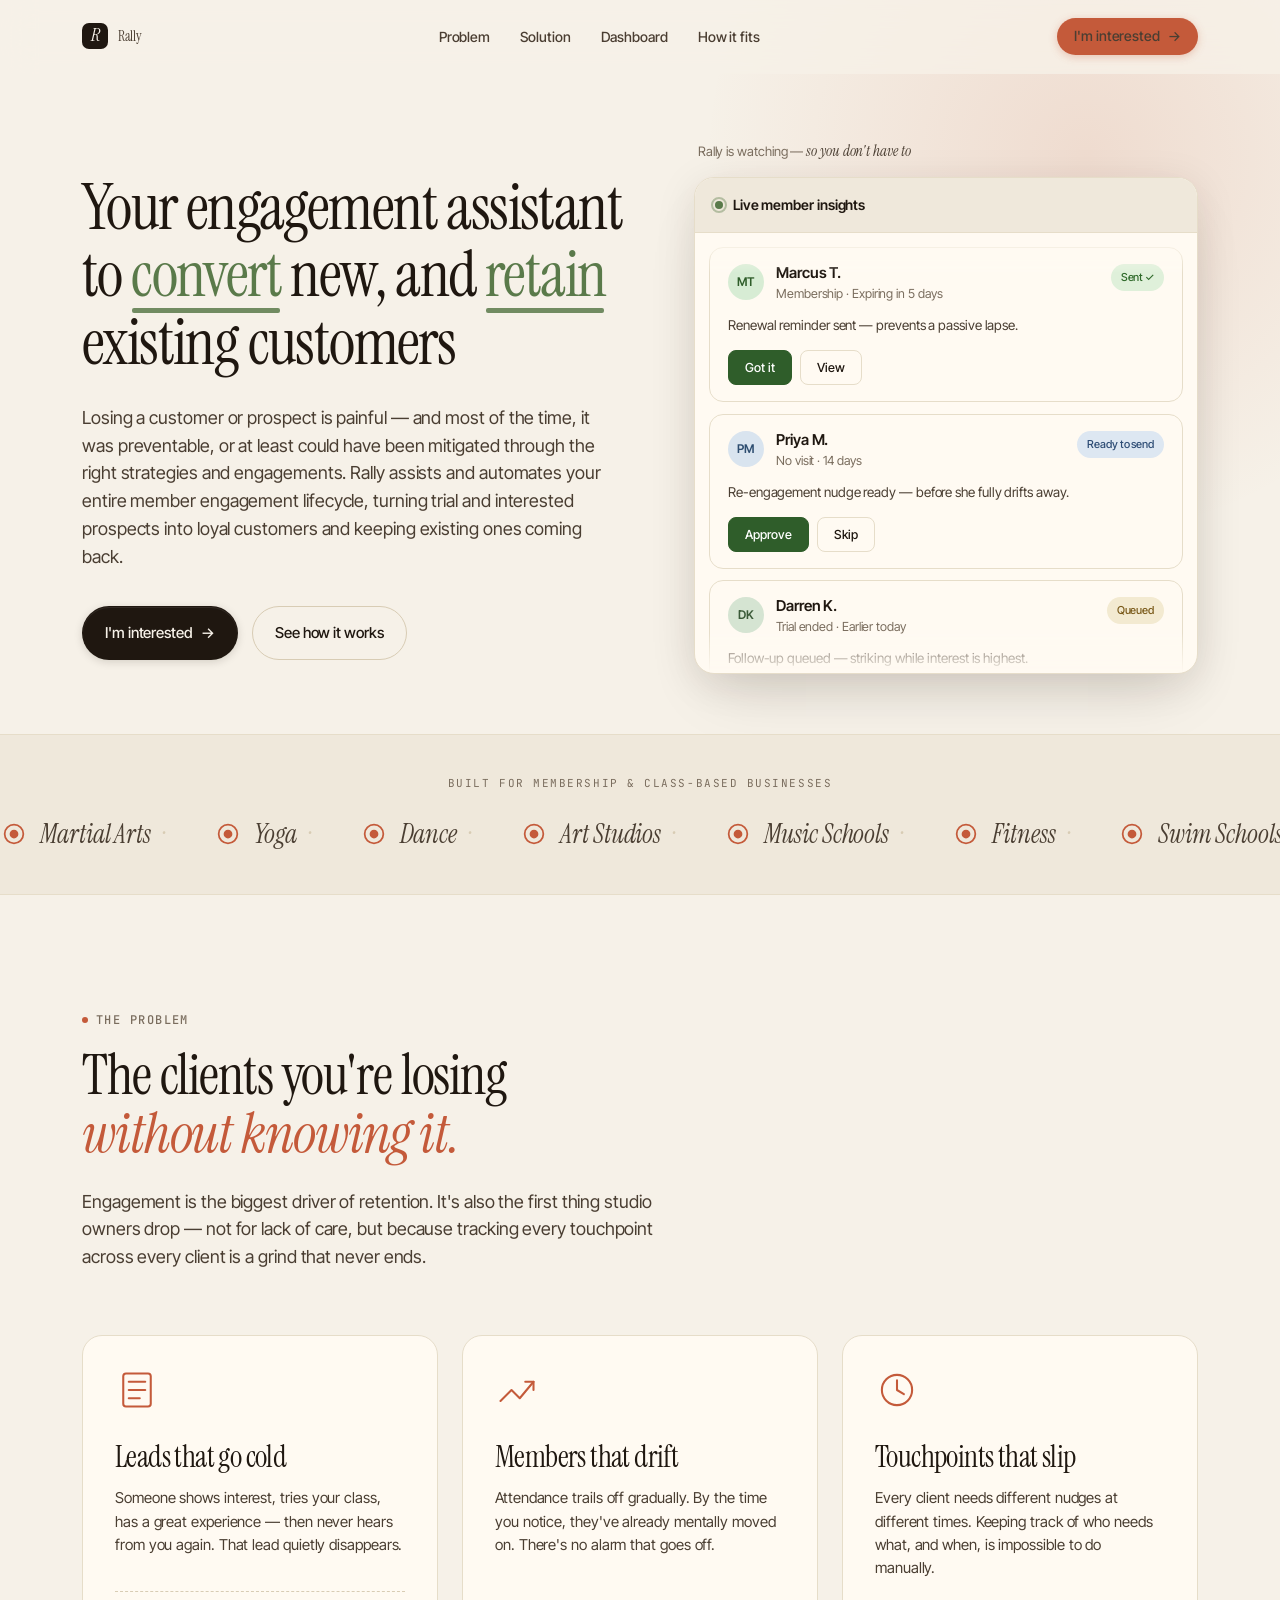
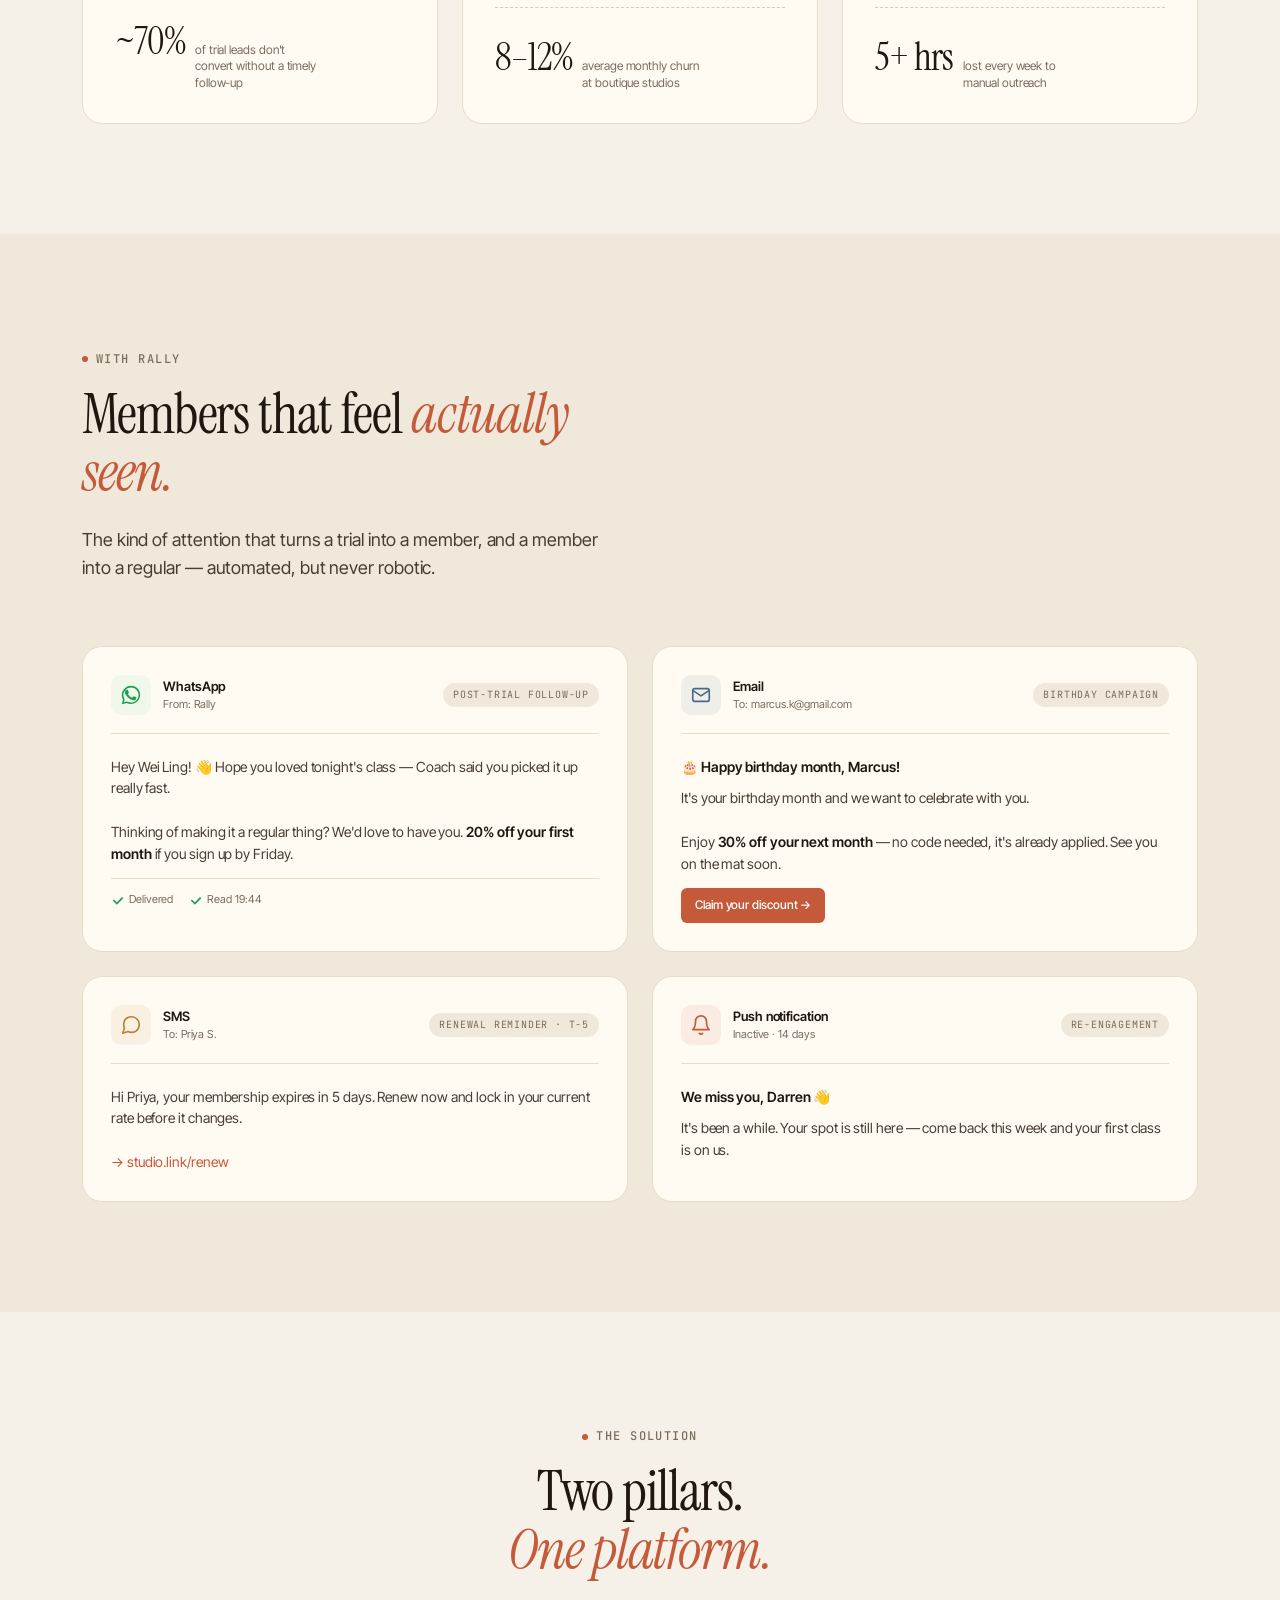
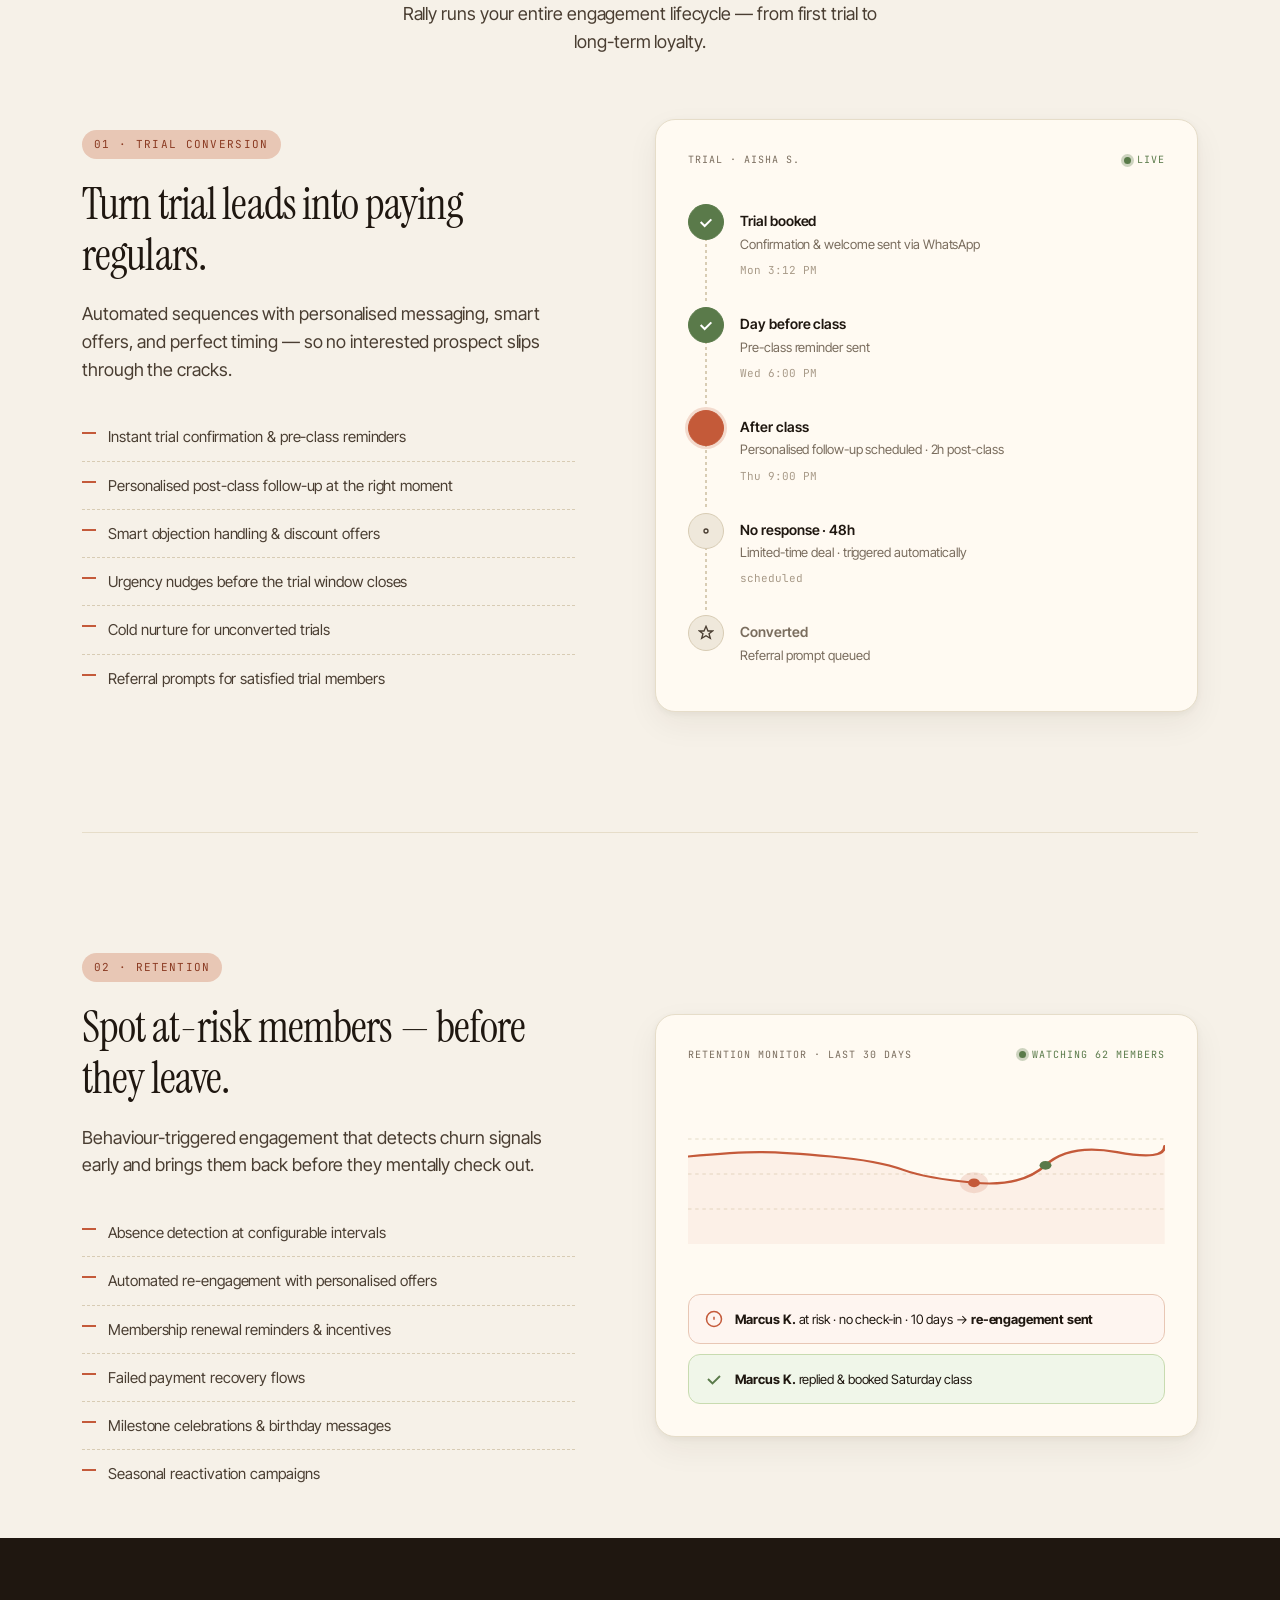
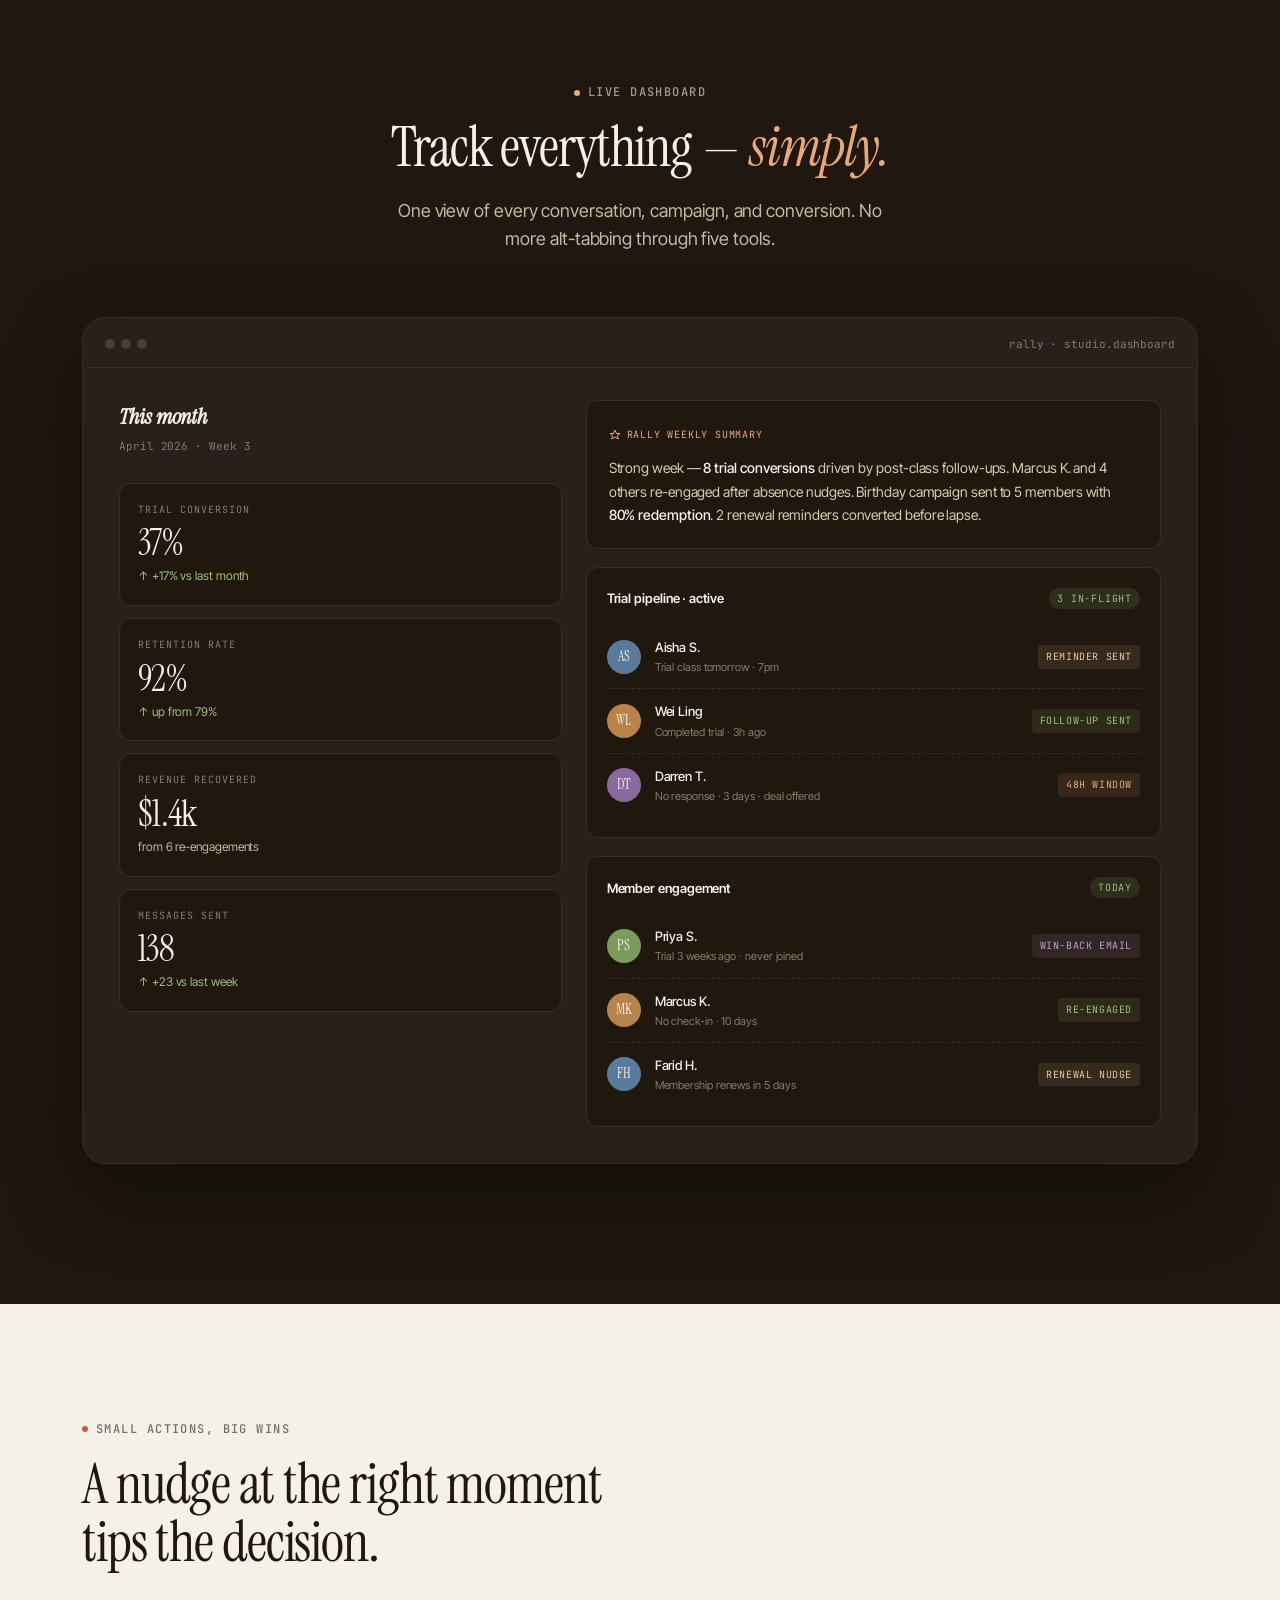
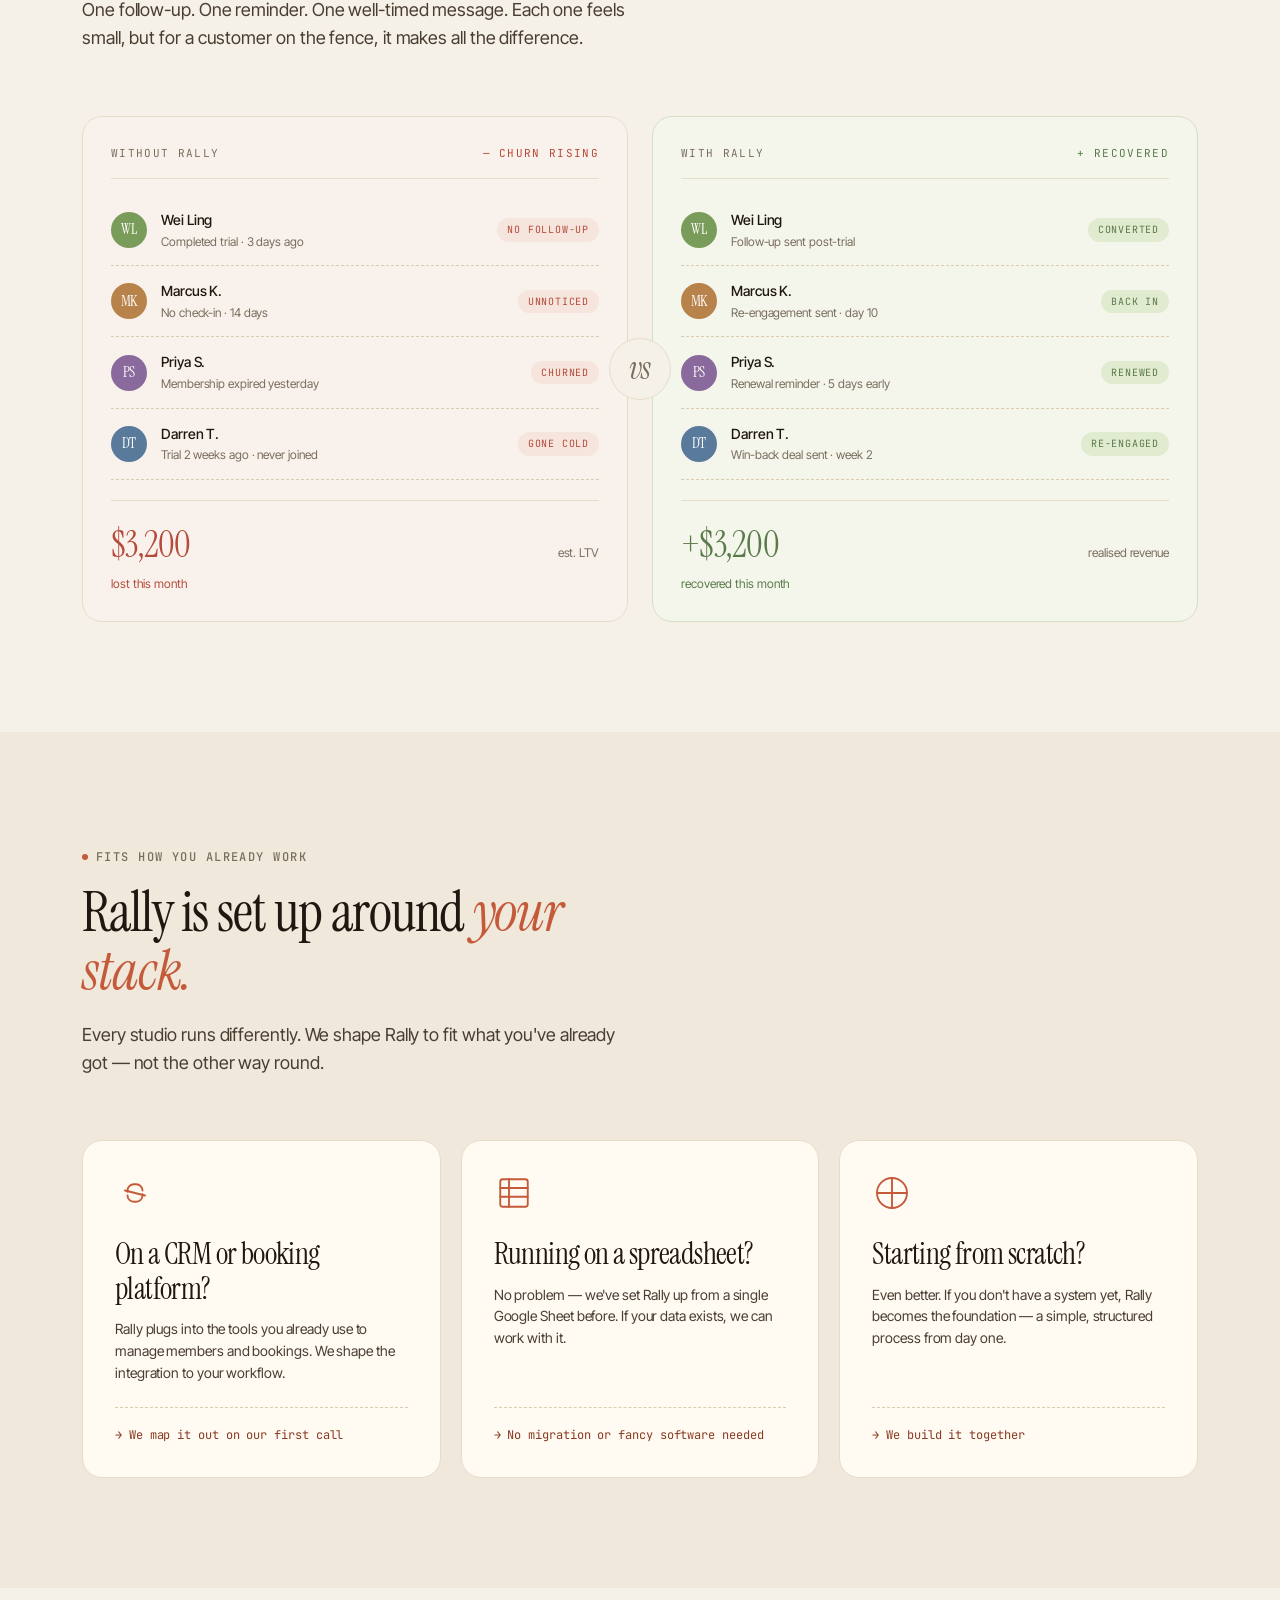
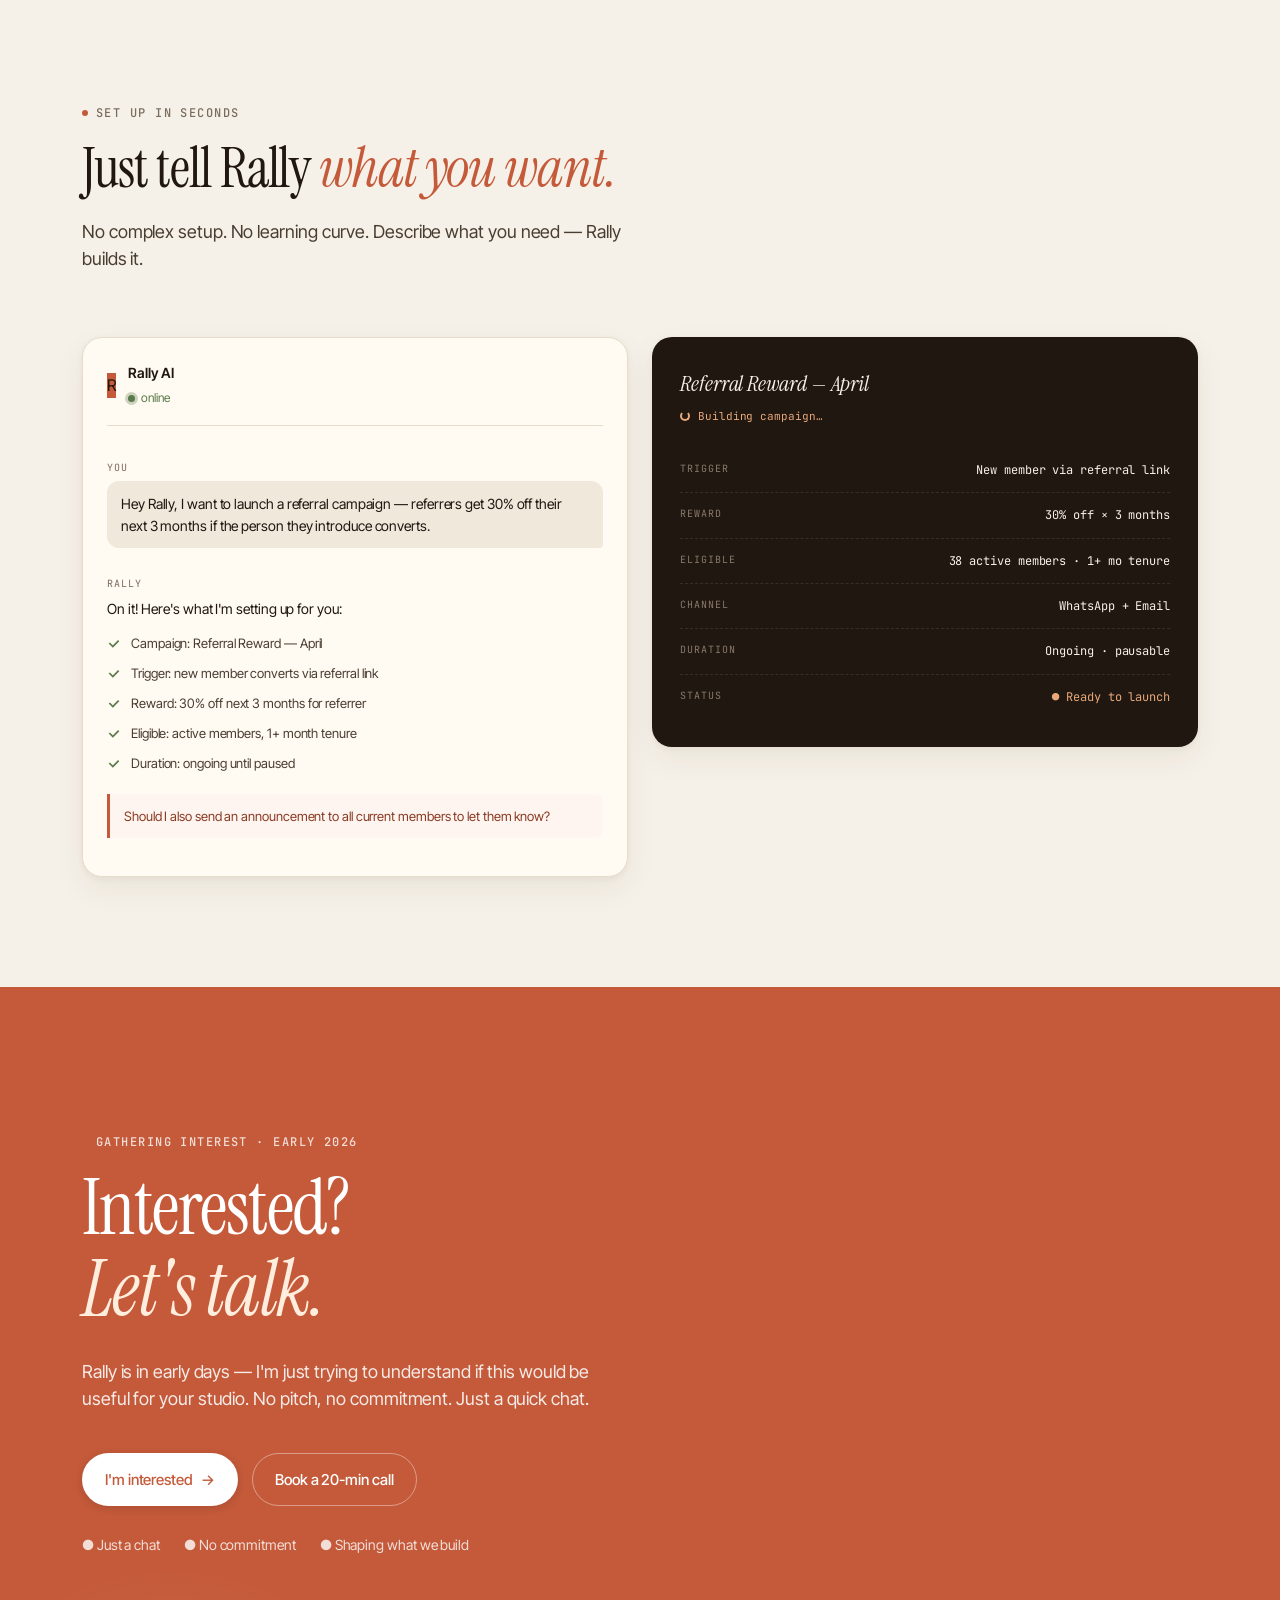
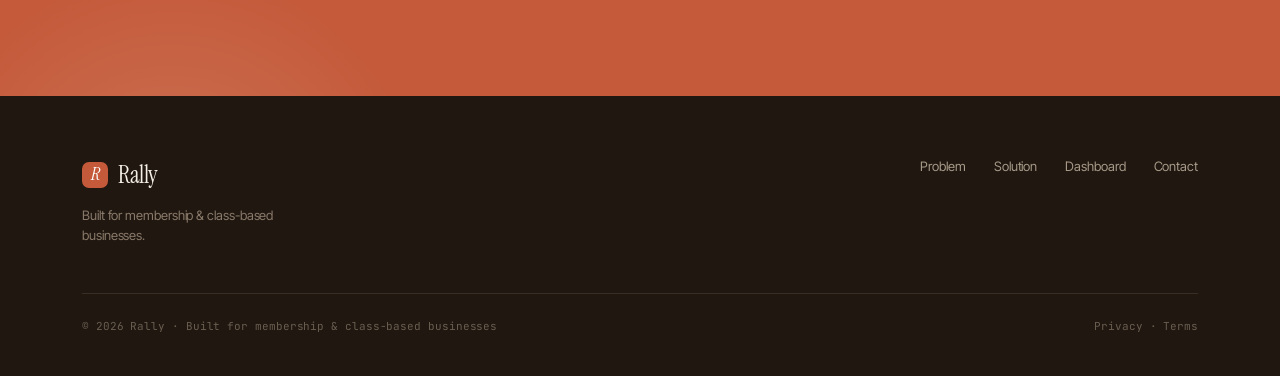
<file: index_deprecated2.html>
<!DOCTYPE html>
<html lang="en">
<head>
<meta charset="UTF-8" />
<meta name="viewport" content="width=device-width, initial-scale=1.0"/>
<title>Rally — Your engagement assistant</title>
<link rel="preconnect" href="https://fonts.googleapis.com">
<link rel="preconnect" href="https://fonts.gstatic.com" crossorigin>
<link href="https://fonts.googleapis.com/css2?family=Instrument+Serif:ital@0;1&family=Inter+Tight:wght@400;500;600;700&family=JetBrains+Mono:wght@400;500&family=Fraunces:ital,opsz,wght@0,9..144,400;0,9..144,500;0,9..144,600;1,9..144,400&display=swap" rel="stylesheet">
<script>
const TWEAK_DEFAULTS = /*EDITMODE-BEGIN*/{
  "accent": "#c45a3a",
  "bgTone": "#fbf7f0",
  "headlineFont": "Instrument Serif",
  "darkHero": false
}/*EDITMODE-END*/;
</script>
<style>
  :root {
    --bg: #f6f1e8;
    --bg-2: #efe8db;
    --bg-card: #fffaf2;
    --ink: #1f1710;
    --ink-2: #4a3e32;
    --ink-3: #7a6d5e;
    --ink-4: #a89a88;
    --line: #e6ddc9;
    --line-2: #d8ccb4;
    --accent: #c45a3a;
    --accent-soft: #e8c7b5;
    --accent-ink: #8a3a22;
    --green: #5a7a4a;
    --green-soft: #dbe4cf;
    --amber: #b88330;
    --red: #b54a3a;
    --blue: #4a6a8a;
    --radius: 14px;
    --radius-lg: 20px;
    --radius-sm: 8px;
    --shadow-sm: 0 1px 2px rgba(45,30,15,0.04), 0 2px 6px rgba(45,30,15,0.03);
    --shadow-md: 0 2px 6px rgba(45,30,15,0.05), 0 12px 32px rgba(45,30,15,0.06);
    --shadow-lg: 0 8px 40px rgba(45,30,15,0.10);
    --headline: 'Instrument Serif', 'Fraunces', Georgia, serif;
    --sans: 'Inter Tight', -apple-system, system-ui, sans-serif;
    --mono: 'JetBrains Mono', ui-monospace, monospace;
  }
  * { box-sizing: border-box; margin: 0; padding: 0; }
  html { scroll-behavior: smooth; }
  body {
    font-family: var(--sans);
    background: var(--bg);
    color: var(--ink);
    font-size: 16px;
    line-height: 1.55;
    -webkit-font-smoothing: antialiased;
    letter-spacing: -0.005em;
    overflow-x: hidden;
  }
  ::selection { background: var(--accent); color: #fff; }

  /* ---------- Layout ---------- */
  .wrap { max-width: 1180px; margin: 0 auto; padding: 0 32px; }
  section { padding: 110px 0; position: relative; }
  @media (max-width: 720px) {
    section { padding: 72px 0; }
    .wrap { padding: 0 20px; }
  }

  /* ---------- Type ---------- */
  h1, h2, h3 { font-family: var(--headline); font-weight: 400; letter-spacing: -0.02em; line-height: 1.05; color: var(--ink); }
  h1 { font-size: clamp(38px, 5vw, 68px); line-height: 1.05; letter-spacing: -0.025em; }
  h2 { font-size: clamp(34px, 4.4vw, 56px); line-height: 1.05; }
  h3 { font-size: clamp(22px, 2.4vw, 30px); line-height: 1.15; }
  h1 em, h2 em, h3 em { font-style: italic; color: var(--accent); font-family: var(--headline); font-weight: 400; }
  h1 em.hl, h2 em.hl {
    font-style: normal;
    font-family: var(--headline);
    color: var(--green);
    position: relative;
    white-space: nowrap;
  }
  h1 em.hl::after, h2 em.hl::after {
    content: "";
    position: absolute;
    left: 0.02em; right: 0.02em;
    bottom: 0.06em;
    height: 0.08em;
    background: var(--green);
    border-radius: 2px;
    opacity: 0.85;
  }
  .eyebrow {
    font-family: var(--mono);
    font-size: 12px;
    text-transform: uppercase;
    letter-spacing: 0.12em;
    color: var(--ink-3);
    font-weight: 500;
    display: inline-flex;
    align-items: center;
    gap: 8px;
  }
  .eyebrow::before {
    content: '';
    width: 6px; height: 6px;
    background: var(--accent);
    border-radius: 50%;
  }
  p.lead { font-size: clamp(17px, 1.4vw, 20px); line-height: 1.55; color: var(--ink-2); max-width: 60ch; }
  .muted { color: var(--ink-3); }

  /* ---------- Nav ---------- */
  nav.top {
    position: fixed; top: 0; left: 0; right: 0;
    z-index: 100;
    backdrop-filter: blur(16px) saturate(1.2);
    -webkit-backdrop-filter: blur(16px) saturate(1.2);
    background: rgba(246, 241, 232, 0.78);
    border-bottom: 1px solid transparent;
    transition: border-color 0.3s, background 0.3s;
  }
  nav.top.scrolled { border-color: var(--line); }
  nav.top .inner {
    max-width: 1180px; margin: 0 auto;
    display: flex; align-items: center; justify-content: space-between;
    padding: 18px 32px;
  }
  .logo {
    display: flex; align-items: center; gap: 10px;
    font-family: var(--headline); font-size: 24px; letter-spacing: -0.02em;
    color: var(--ink);
    text-decoration: none;
  }
  .logo-mark {
    width: 26px; height: 26px; border-radius: 7px;
    background: var(--ink);
    display: grid; place-items: center;
    color: var(--bg);
    font-family: var(--headline);
    font-style: italic;
    font-size: 18px;
    line-height: 1;
    padding-bottom: 2px;
  }
  nav.top ul { list-style: none; display: flex; gap: 30px; }
  nav.top a { color: var(--ink-2); text-decoration: none; font-size: 14px; font-weight: 500; transition: color 0.2s; }
  nav.top a:hover { color: var(--ink); }
  @media (max-width: 780px) { nav.top ul { display: none; } }

  /* ---------- Buttons ---------- */
  .btn {
    display: inline-flex; align-items: center; gap: 8px;
    padding: 14px 22px;
    border-radius: 999px;
    font-family: var(--sans); font-size: 15px; font-weight: 500;
    letter-spacing: -0.005em;
    text-decoration: none;
    cursor: pointer;
    border: 1px solid transparent;
    transition: transform 0.15s ease, background 0.2s, border-color 0.2s, box-shadow 0.2s;
  }
  .btn-primary {
    background: var(--ink);
    color: var(--bg);
    box-shadow: 0 1px 0 rgba(255,255,255,0.08) inset, 0 2px 8px rgba(30,20,10,0.15);
  }
  .btn-primary:hover { background: #000; transform: translateY(-1px); }
  .btn-ghost {
    background: transparent;
    color: var(--ink);
    border-color: var(--line-2);
  }
  .btn-ghost:hover { background: var(--bg-2); border-color: var(--ink-4); }
  .btn-accent {
    background: var(--accent);
    color: #fff;
    box-shadow: 0 2px 8px rgba(196, 90, 58, 0.3);
  }
  .btn-accent:hover { filter: brightness(1.05); transform: translateY(-1px); }
  .btn-sm { padding: 9px 16px; font-size: 14px; white-space: nowrap; line-height: 1.2; }
  .arrow { display: inline-block; transition: transform 0.2s; }
  .btn:hover .arrow { transform: translateX(3px); }

  /* ---------- HERO ---------- */
  .hero {
    padding-top: 140px;
    padding-bottom: 60px;
    position: relative;
    overflow: hidden;
  }
  .hero::before {
    content: '';
    position: absolute;
    top: -40%; right: -20%;
    width: 900px; height: 900px;
    background: radial-gradient(circle at center, rgba(196,90,58,0.14), transparent 60%);
    pointer-events: none;
    z-index: 0;
  }
  .hero .inner {
    display: grid;
    grid-template-columns: 1.15fr 1fr;
    gap: 32px;
    align-items: center;
    position: relative; z-index: 1;
  }
  @media (max-width: 680px) {
    .hero .inner { grid-template-columns: 1fr; }
    .hero-preview {
      width: 100%;
      max-width: 420px;
      margin: 24px auto 0;
    }
  }
  @media (max-width: 480px) {
    .hero-preview { display: none; }
  }
  .hero h1 { margin: 20px 0 28px; }
  .hero .lead { margin-bottom: 36px; max-width: 52ch; }
  .hero-ctas { display: flex; gap: 14px; flex-wrap: wrap; align-items: center; }
  .hero-note {
    margin-top: 28px;
    font-size: 13px; color: var(--ink-3);
    display: inline-flex; align-items: center; gap: 10px;
  }
  .dot-live {
    display: inline-block; width: 7px; height: 7px; border-radius: 50%;
    background: var(--green); position: relative;
  }
  .dot-live::after {
    content: ''; position: absolute; inset: -3px;
    border-radius: 50%; background: var(--green);
    opacity: 0.3;
    animation: ping 2s ease-out infinite;
  }
  @keyframes ping { 0% { transform: scale(1); opacity: 0.5; } 100% { transform: scale(2.5); opacity: 0; } }

  /* Hero product preview — Live member insights card */
  .hero-preview {
    position: relative;
    width: 100%;
    max-width: 520px;
    margin-left: auto;
    margin-right: 0;
  }
  .hp-eyebrow {
    font-family: var(--sans);
    font-size: 13px;
    color: var(--ink-3);
    margin: 0 0 14px 4px;
  }
  .hp-eyebrow em { font-family: var(--headline); font-style: italic; color: var(--ink-2); font-size: 15px; }
  .insights-card {
    background: var(--bg-card);
    border: 1px solid var(--line);
    border-radius: var(--radius-lg);
    box-shadow: var(--shadow-lg), 0 30px 60px -20px rgba(30,20,10,0.15);
    overflow: hidden;
  }
  .insights-head {
    display: flex; align-items: center; gap: 10px;
    padding: 16px 20px;
    background: var(--bg-2);
    border-bottom: 1px solid var(--line);
    font-size: 14px;
    font-weight: 600;
    color: var(--ink);
  }
  .insights-head .live-dot {
    width: 8px; height: 8px; border-radius: 50%;
    background: var(--green);
    position: relative;
  }
  .insights-head .live-dot::after {
    content: ""; position: absolute; inset: -4px; border-radius: 50%;
    border: 2px solid var(--green); opacity: 0.4;
    animation: ping 2s ease-out infinite;
  }
  .insights-body {
    padding: 14px;
    display: flex; flex-direction: column; gap: 12px;
    height: 440px;
    overflow: hidden;
    position: relative;
    -webkit-mask-image: linear-gradient(to bottom, transparent 0, #000 40px, #000 calc(100% - 40px), transparent 100%);
            mask-image: linear-gradient(to bottom, transparent 0, #000 40px, #000 calc(100% - 40px), transparent 100%);
  }
  .insight-row {
    border: 1px solid var(--line);
    border-radius: var(--radius);
    padding: 16px 18px;
    background: var(--bg-card);
    flex-shrink: 0;
    opacity: 0;
    transform: translateY(24px) scale(0.96);
    animation: row-pop 0.55s cubic-bezier(0.22, 1, 0.36, 1) forwards;
    transition: transform 0.6s cubic-bezier(0.22, 1, 0.36, 1), opacity 0.4s;
    will-change: transform, opacity;
  }
  .insight-row.leaving {
    opacity: 0;
    transform: translateY(-12px) scale(0.98);
  }
  @keyframes row-pop {
    0%   { opacity: 0; transform: translateY(24px) scale(0.94); }
    60%  { opacity: 1; transform: translateY(-2px) scale(1.01); }
    100% { opacity: 1; transform: translateY(0) scale(1); }
  }
  .insight-top {
    display: flex; align-items: flex-start; gap: 12px;
  }
  .insight-avatar {
    width: 36px; height: 36px; border-radius: 50%;
    display: grid; place-items: center;
    font-family: var(--sans); font-weight: 600; font-size: 12px;
    letter-spacing: 0.04em;
    flex-shrink: 0;
  }
  .insight-avatar.green { background: #d7ecd4; color: #2f5d2a; }
  .insight-avatar.blue  { background: #d9e4ef; color: #2d4d70; }
  .insight-avatar.sage  { background: #d5e4d2; color: #3a5a38; }
  .insight-meta { flex: 1; min-width: 0; }
  .insight-name { font-size: 15px; font-weight: 600; color: var(--ink); line-height: 1.2; }
  .insight-sub { font-size: 12.5px; color: var(--ink-3); margin-top: 2px; }
  .insight-pill {
    font-size: 11px; font-weight: 500;
    padding: 5px 10px;
    border-radius: 999px;
    white-space: nowrap;
    flex-shrink: 0;
  }
  .insight-pill.sent  { background: #dff0da; color: #2f6a2a; }
  .insight-pill.ready { background: #dde7f2; color: #2e4d75; border: 0; }
  .insight-pill.queued{ background: #f3ead1; color: #7a5a1a; }
  .insight-body {
    font-size: 13.5px;
    color: var(--ink-2);
    line-height: 1.5;
    margin: 12px 0 14px;
  }
  .insight-actions {
    display: flex; gap: 8px;
  }
  .act {
    font-family: var(--sans);
    font-size: 12.5px; font-weight: 500;
    line-height: 1.2;
    white-space: nowrap;
    padding: 9px 16px;
    border-radius: 8px;
    border: 1px solid var(--line);
    background: var(--bg-card);
    color: var(--ink);
    cursor: pointer;
    transition: transform 0.15s, background 0.15s;
  }
  .act:hover { transform: translateY(-1px); }
  .act.primary {
    background: #2f5d2a;
    color: #fff;
    border-color: #2f5d2a;
  }
  .act.primary:hover { background: #264b22; }
  @keyframes ping-ring { 0% { transform: scale(1); opacity: 0.5; } 100% { transform: scale(2.5); opacity: 0; } }

  /* ---------- Verticals marquee ---------- */
  .verticals {
    padding: 40px 0;
    border-top: 1px solid var(--line);
    border-bottom: 1px solid var(--line);
    background: var(--bg-2);
    overflow: hidden;
  }
  .verticals-label {
    text-align: center;
    font-family: var(--mono); font-size: 11px; text-transform: uppercase;
    letter-spacing: 0.14em; color: var(--ink-3);
    margin-bottom: 22px;
  }
  .marquee {
    display: flex;
    gap: 48px;
    animation: scroll 40s linear infinite;
    width: max-content;
  }
  .marquee:hover { animation-play-state: paused; }
  .vertical {
    display: inline-flex; align-items: center; gap: 12px;
    font-family: var(--headline); font-size: 26px; color: var(--ink-2);
    white-space: nowrap;
    font-style: italic;
  }
  .vertical-icon {
    width: 28px; height: 28px; color: var(--accent);
    flex-shrink: 0;
  }
  .vertical-dot { color: var(--line-2); }
  @keyframes scroll {
    from { transform: translateX(0); }
    to { transform: translateX(-50%); }
  }

  /* ---------- Problem section ---------- */
  .problem h2 { max-width: 20ch; margin: 16px 0 24px; }
  .problem-head { max-width: 64ch; margin-bottom: 64px; }
  .problem-grid {
    display: grid;
    grid-template-columns: repeat(3, 1fr);
    gap: 24px;
  }
  @media (max-width: 860px) { .problem-grid { grid-template-columns: 1fr; } }
  .problem-card {
    background: var(--bg-card);
    border: 1px solid var(--line);
    border-radius: var(--radius-lg);
    padding: 32px;
    display: flex; flex-direction: column;
    min-height: 320px;
    transition: transform 0.3s, box-shadow 0.3s;
  }
  .problem-card:hover { transform: translateY(-4px); box-shadow: var(--shadow-md); }
  .problem-icon {
    width: 44px; height: 44px;
    margin-bottom: 28px;
    color: var(--accent);
  }
  .problem-card h3 { margin-bottom: 12px; }
  .problem-card p { color: var(--ink-2); font-size: 15px; margin-bottom: auto; }
  .problem-stat {
    margin-top: 28px;
    padding-top: 20px;
    border-top: 1px dashed var(--line-2);
    display: flex; align-items: baseline; gap: 10px;
  }
  .problem-stat .num {
    font-family: var(--headline); font-size: 38px;
    color: var(--ink); letter-spacing: -0.02em;
  }
  .problem-stat .desc {
    font-size: 12px; color: var(--ink-3);
    line-height: 1.35; max-width: 18ch;
  }

  /* ---------- Attention / showcase ---------- */
  .attention { background: var(--bg-2); }
  .attention-head { max-width: 60ch; margin-bottom: 64px; }
  .attention h2 { margin: 16px 0 24px; max-width: 24ch; }
  .channels {
    display: grid; grid-template-columns: repeat(2, 1fr);
    gap: 24px;
  }
  @media (max-width: 860px) { .channels { grid-template-columns: 1fr; } }
  .channel-card {
    background: var(--bg-card);
    border: 1px solid var(--line);
    border-radius: var(--radius-lg);
    padding: 28px;
    position: relative;
    overflow: hidden;
  }
  .channel-header {
    display: flex; align-items: center; justify-content: space-between;
    margin-bottom: 22px;
    padding-bottom: 18px;
    border-bottom: 1px solid var(--line);
  }
  .channel-header .left {
    display: flex; align-items: center; gap: 12px;
  }
  .channel-icon-wrap {
    width: 40px; height: 40px; border-radius: 10px;
    display: grid; place-items: center;
  }
  .channel-icon-wrap.wa { background: #25d36610; color: #1a9e52; }
  .channel-icon-wrap.em { background: #4a6a8a15; color: var(--blue); }
  .channel-icon-wrap.sm { background: #b8833015; color: var(--amber); }
  .channel-icon-wrap.pn { background: #c45a3a15; color: var(--accent); }
  .channel-type { font-size: 13px; font-weight: 600; }
  .channel-sender { font-size: 11px; color: var(--ink-3); }
  .channel-label {
    font-family: var(--mono); font-size: 10px;
    text-transform: uppercase; letter-spacing: 0.08em;
    color: var(--ink-3);
    background: var(--bg-2);
    padding: 4px 10px; border-radius: 99px;
  }
  .msg-subject {
    font-size: 14px; font-weight: 600;
    margin-bottom: 10px;
  }
  .msg-body {
    font-size: 14px; line-height: 1.55;
    color: var(--ink-2);
  }
  .msg-body strong { color: var(--ink); font-weight: 600; }
  .msg-cta {
    display: inline-block;
    margin-top: 14px;
    padding: 8px 14px;
    background: var(--accent);
    color: #fff; font-size: 12px; font-weight: 500;
    border-radius: 6px;
    text-decoration: none;
  }
  .msg-receipt {
    margin-top: 14px;
    padding-top: 12px;
    border-top: 1px solid var(--line);
    font-size: 11px;
    color: var(--ink-3);
    display: flex; gap: 16px;
  }
  .msg-receipt span { display: inline-flex; align-items: center; gap: 4px; }
  .tick { color: #1a9e52; }

  /* ---------- Pillars ---------- */
  .pillars { padding-bottom: 40px; }
  .pillars-head { text-align: center; max-width: 56ch; margin: 0 auto 64px; }
  .pillars-head h2 { margin: 16px 0 20px; }
  .pillars-head .eyebrow { justify-content: center; }
  .pillar {
    display: grid;
    grid-template-columns: 1fr 1.1fr;
    gap: 80px;
    align-items: center;
    margin-bottom: 120px;
    padding-bottom: 120px;
    border-bottom: 1px solid var(--line);
  }
  .pillar:last-child { border-bottom: none; margin-bottom: 0; padding-bottom: 0; }
  .pillar.reverse > :first-child { order: 2; }
  @media (max-width: 900px) {
    .pillar { grid-template-columns: 1fr; gap: 40px; }
    .pillar.reverse > :first-child { order: 0; }
  }
  .pillar-tag {
    display: inline-flex; align-items: center; gap: 10px;
    font-family: var(--mono); font-size: 11px;
    text-transform: uppercase; letter-spacing: 0.12em;
    color: var(--accent-ink);
    background: var(--accent-soft);
    padding: 6px 12px; border-radius: 99px;
    margin-bottom: 20px;
  }
  .pillar h3 {
    font-size: clamp(32px, 3.6vw, 44px);
    margin-bottom: 20px;
  }
  .pillar p.lead { margin-bottom: 30px; }
  .pillar ul { list-style: none; }
  .pillar li {
    font-size: 15px; color: var(--ink-2);
    padding: 12px 0 12px 26px;
    border-bottom: 1px dashed var(--line-2);
    position: relative;
  }
  .pillar li:last-child { border-bottom: none; }
  .pillar li::before {
    content: '';
    position: absolute;
    left: 0; top: 19px;
    width: 14px; height: 2px;
    background: var(--accent);
  }

  /* Timeline visual */
  .timeline {
    background: var(--bg-card);
    border: 1px solid var(--line);
    border-radius: var(--radius-lg);
    padding: 32px;
    box-shadow: var(--shadow-md);
    position: relative;
  }
  .timeline-label {
    font-family: var(--mono); font-size: 10px;
    text-transform: uppercase; letter-spacing: 0.1em;
    color: var(--ink-3);
    margin-bottom: 22px;
    display: flex; justify-content: space-between; align-items: center;
  }
  .timeline-label .status { color: var(--green); display: inline-flex; align-items: center; gap: 6px; }
  .timeline-steps { display: flex; flex-direction: column; gap: 0; position: relative; }
  .timeline-step {
    display: flex; align-items: flex-start; gap: 16px;
    padding: 14px 0;
    position: relative;
  }
  .timeline-step:not(:last-child)::after {
    content: '';
    position: absolute;
    left: 17px; top: 42px; bottom: -10px;
    width: 2px;
    background: repeating-linear-gradient(to bottom, var(--line-2) 0 3px, transparent 3px 6px);
  }
  .step-dot {
    width: 36px; height: 36px; border-radius: 50%;
    background: var(--bg-2);
    border: 1px solid var(--line-2);
    color: var(--ink-2);
    display: grid; place-items: center;
    flex-shrink: 0;
    position: relative; z-index: 1;
  }
  .step-dot svg { width: 16px; height: 16px; }
  .step-dot.done { background: var(--green); border-color: var(--green); color: #fff; }
  .step-dot.active { background: var(--accent); border-color: var(--accent); color: #fff; }
  .step-dot.active::before {
    content: '';
    position: absolute; inset: -4px;
    border-radius: 50%;
    background: var(--accent);
    opacity: 0.2;
    animation: ping 2s infinite;
  }
  .step-body { flex: 1; padding-top: 6px; }
  .step-title { font-size: 14px; font-weight: 600; }
  .step-detail { font-size: 13px; color: var(--ink-3); margin-top: 2px; }
  .step-time {
    font-family: var(--mono); font-size: 11px; color: var(--ink-4);
    margin-top: 8px;
  }

  /* Retention card */
  .retention-viz {
    background: var(--bg-card);
    border: 1px solid var(--line);
    border-radius: var(--radius-lg);
    padding: 32px;
    box-shadow: var(--shadow-md);
  }
  .retention-chart {
    position: relative;
    padding: 20px 0 40px;
    height: 200px;
  }
  .chart-line {
    position: absolute; inset: 20px 0 40px;
  }
  .alert-row {
    display: flex; align-items: center; gap: 12px;
    padding: 14px 16px;
    background: #fef5f0;
    border: 1px solid var(--accent-soft);
    border-radius: 12px;
    margin-top: 10px;
    font-size: 13px;
  }
  .alert-row.success {
    background: #f0f6e9;
    border-color: #c8dbb0;
  }
  .alert-row svg { width: 18px; height: 18px; flex-shrink: 0; }
  .alert-row.alert svg { color: var(--accent); }
  .alert-row.success svg { color: var(--green); }

  /* ---------- Dashboard section ---------- */
  .dashboard-sec { background: var(--ink); color: var(--bg); padding: 140px 0; }
  .dashboard-sec h2 { color: var(--bg); }
  .dashboard-sec h2 em { color: #e8a87a; }
  .dashboard-sec .eyebrow { color: #a89a88; }
  .dashboard-sec .eyebrow::before { background: #e8a87a; }
  .dashboard-sec .lead { color: #c5b6a0; }
  .dashboard-head { text-align: center; max-width: 56ch; margin: 0 auto 64px; }
  .dashboard-head .eyebrow { justify-content: center; }
  .dashboard-head h2 { margin: 16px 0 20px; }

  .dashboard {
    background: #28201a;
    border: 1px solid #3a2e24;
    border-radius: 24px;
    padding: 4px;
    box-shadow: 0 30px 80px rgba(0,0,0,0.4);
    overflow: hidden;
  }
  .db-chrome {
    display: flex; align-items: center; gap: 8px;
    padding: 14px 18px;
    border-bottom: 1px solid #3a2e24;
  }
  .db-chrome .dots { display: flex; gap: 6px; }
  .db-chrome .dots span { width: 10px; height: 10px; border-radius: 50%; background: #4a3e34; }
  .db-chrome .title {
    font-family: var(--mono); font-size: 11px;
    color: #8a7a6a;
    margin-left: auto;
  }
  .db-body {
    padding: 32px;
    display: grid;
    grid-template-columns: 1fr 1.3fr;
    gap: 24px;
  }
  @media (max-width: 900px) { .db-body { grid-template-columns: 1fr; padding: 24px; } }
  .db-sidebar h4 {
    font-family: var(--headline); font-size: 22px;
    color: var(--bg); margin-bottom: 4px;
    font-style: italic;
  }
  .db-date {
    font-family: var(--mono); font-size: 11px;
    color: #8a7a6a; margin-bottom: 28px;
  }
  .kpi-grid {
    display: grid;
    grid-template-columns: 1fr;
    gap: 12px;
  }
  .kpi {
    background: #20180f;
    border: 1px solid #3a2e24;
    border-radius: 12px;
    padding: 18px;
  }
  .kpi .k-label {
    font-family: var(--mono); font-size: 10px;
    text-transform: uppercase; letter-spacing: 0.1em;
    color: #8a7a6a;
    margin-bottom: 8px;
  }
  .kpi .k-value {
    font-family: var(--headline); font-size: 36px;
    color: var(--bg); letter-spacing: -0.02em;
    line-height: 1;
  }
  .kpi .k-change {
    font-size: 12px;
    color: #9dc07c;
    margin-top: 6px;
    display: inline-flex; align-items: center; gap: 4px;
  }
  .kpi .k-change.neutral { color: #c5b6a0; }

  .db-main {
    display: flex; flex-direction: column; gap: 18px;
  }
  .db-card {
    background: #20180f;
    border: 1px solid #3a2e24;
    border-radius: 12px;
    padding: 20px;
  }
  .db-card-header {
    display: flex; justify-content: space-between; align-items: center;
    margin-bottom: 16px;
  }
  .db-card-header h5 {
    font-family: var(--sans); font-size: 13px; font-weight: 600;
    color: var(--bg);
  }
  .db-card-header .pill {
    font-family: var(--mono); font-size: 10px;
    text-transform: uppercase; letter-spacing: 0.08em;
    color: #9dc07c;
    background: rgba(157, 192, 124, 0.12);
    padding: 3px 8px; border-radius: 99px;
  }
  .pipeline-item {
    display: flex; align-items: center; gap: 14px;
    padding: 12px 0;
    border-bottom: 1px dashed #3a2e24;
  }
  .pipeline-item:last-child { border-bottom: none; }
  .pi-avatar {
    width: 34px; height: 34px; border-radius: 50%;
    display: grid; place-items: center;
    font-family: var(--headline); font-size: 14px; color: var(--bg);
    flex-shrink: 0;
  }
  .pi-avatar.a1 { background: #5a7a9c; }
  .pi-avatar.a2 { background: #b8834a; }
  .pi-avatar.a3 { background: #8a6a9c; }
  .pi-avatar.a4 { background: #7a9c5a; }
  .pi-info { flex: 1; min-width: 0; }
  .pi-name { font-size: 13px; color: var(--bg); font-weight: 500; }
  .pi-detail { font-size: 11px; color: #8a7a6a; margin-top: 2px; }
  .pi-status {
    font-family: var(--mono); font-size: 10px;
    text-transform: uppercase; letter-spacing: 0.06em;
    padding: 4px 8px; border-radius: 4px;
    white-space: nowrap;
  }
  .pi-status.reminder { color: #e8c7a0; background: rgba(232,199,160,0.1); }
  .pi-status.followup { color: #9dc07c; background: rgba(157,192,124,0.1); }
  .pi-status.deal { color: #e8a87a; background: rgba(232,168,122,0.1); }
  .pi-status.winback { color: #c09cd6; background: rgba(192,156,214,0.1); }

  .summary-box {
    background: #20180f;
    border: 1px solid #3a2e24;
    border-radius: 12px;
    padding: 22px;
    position: relative;
  }
  .summary-box .badge {
    display: inline-flex; align-items: center; gap: 6px;
    font-family: var(--mono); font-size: 10px;
    text-transform: uppercase; letter-spacing: 0.08em;
    color: #e8a87a;
    margin-bottom: 14px;
  }
  .summary-text {
    font-size: 14px; line-height: 1.65;
    color: #d8cab3;
  }
  .summary-text em { color: var(--bg); font-style: normal; font-weight: 500; }

  /* ---------- Small / big wins ---------- */
  .wins .wins-head { max-width: 64ch; margin-bottom: 64px; }
  .wins h2 { margin: 16px 0 24px; max-width: 24ch; }
  .compare {
    display: grid;
    grid-template-columns: 1fr 1fr;
    gap: 24px;
    position: relative;
  }
  .compare::before {
    content: 'vs';
    position: absolute;
    left: 50%; top: 50%;
    transform: translate(-50%, -50%);
    font-family: var(--headline); font-style: italic;
    font-size: 32px;
    background: var(--bg);
    width: 60px; height: 60px;
    border-radius: 50%;
    display: grid; place-items: center;
    color: var(--ink-3);
    border: 1px solid var(--line);
    z-index: 2;
  }
  @media (max-width: 820px) {
    .compare { grid-template-columns: 1fr; }
    .compare::before { display: none; }
  }
  .compare-col {
    background: var(--bg-card);
    border: 1px solid var(--line);
    border-radius: var(--radius-lg);
    padding: 28px;
  }
  .compare-col.bad { background: #f9f2ec; }
  .compare-col.good { background: #f4f6ec; border-color: #d5dfc4; }
  .compare-label {
    display: flex; justify-content: space-between; align-items: center;
    font-family: var(--mono); font-size: 11px;
    text-transform: uppercase; letter-spacing: 0.12em;
    color: var(--ink-3);
    padding-bottom: 16px;
    margin-bottom: 16px;
    border-bottom: 1px solid var(--line);
  }
  .compare-col.bad .compare-label .lost { color: var(--red); }
  .compare-col.good .compare-label .won { color: var(--green); }
  .compare-item {
    display: flex; align-items: center; gap: 14px;
    padding: 14px 0;
    border-bottom: 1px dashed var(--line-2);
  }
  .compare-item:last-child { border-bottom: none; }
  .ci-avatar {
    width: 36px; height: 36px; border-radius: 50%;
    display: grid; place-items: center;
    font-family: var(--headline); font-size: 15px; color: #fff;
    flex-shrink: 0;
  }
  .ci-info { flex: 1; }
  .ci-name { font-size: 14px; font-weight: 500; color: var(--ink); }
  .ci-detail { font-size: 12px; color: var(--ink-3); margin-top: 2px; }
  .ci-tag {
    font-family: var(--mono); font-size: 10px;
    text-transform: uppercase; letter-spacing: 0.08em;
    padding: 4px 10px; border-radius: 99px;
  }
  .ci-tag.bad { color: var(--red); background: #f5e5dc; }
  .ci-tag.good { color: var(--green); background: #e0ebcf; }
  .compare-total {
    margin-top: 20px;
    padding-top: 16px;
    border-top: 1px solid var(--line);
    display: flex; justify-content: space-between; align-items: baseline;
  }
  .compare-total .amt {
    font-family: var(--headline); font-size: 36px;
    letter-spacing: -0.02em;
  }
  .compare-col.bad .compare-total .amt { color: var(--red); }
  .compare-col.good .compare-total .amt { color: var(--green); }
  .compare-total .desc {
    font-size: 12px; color: var(--ink-3);
  }

  /* ---------- Customisation section ---------- */
  .custom { background: var(--bg-2); }
  .custom-head { max-width: 60ch; margin-bottom: 64px; }
  .custom h2 { margin: 16px 0 20px; max-width: 24ch; }
  .custom-grid {
    display: grid;
    grid-template-columns: repeat(3, 1fr);
    gap: 20px;
  }
  @media (max-width: 860px) { .custom-grid { grid-template-columns: 1fr; } }
  .custom-card {
    background: var(--bg-card);
    border: 1px solid var(--line);
    border-radius: var(--radius-lg);
    padding: 32px;
    display: flex; flex-direction: column;
  }
  .custom-icon {
    width: 40px; height: 40px;
    color: var(--accent);
    margin-bottom: 24px;
  }
  .custom-card h3 { margin-bottom: 12px; }
  .custom-card p { font-size: 14px; color: var(--ink-2); margin-bottom: 24px; flex: 1; }
  .custom-note {
    padding-top: 18px;
    border-top: 1px dashed var(--line-2);
    font-family: var(--mono); font-size: 12px;
    color: var(--accent-ink);
    display: inline-flex; align-items: center; gap: 8px;
  }

  /* ---------- AI builder ---------- */
  .builder-head { max-width: 60ch; margin-bottom: 64px; }
  .builder h2 { margin: 16px 0 20px; max-width: 22ch; }
  .builder-wrap {
    display: grid;
    grid-template-columns: 1fr 1fr;
    gap: 24px;
    align-items: start;
  }
  @media (max-width: 900px) { .builder-wrap { grid-template-columns: 1fr; } }
  .chat-panel {
    background: var(--bg-card);
    border: 1px solid var(--line);
    border-radius: var(--radius-lg);
    padding: 24px;
    box-shadow: var(--shadow-md);
  }
  .chat-head {
    display: flex; align-items: center; gap: 12px;
    padding-bottom: 16px;
    border-bottom: 1px solid var(--line);
    margin-bottom: 20px;
  }
  .chat-head .avatar { background: var(--accent); }
  .chat-head .title { font-size: 14px; font-weight: 600; }
  .chat-head .subtitle { font-size: 12px; color: var(--green); display: inline-flex; align-items: center; gap: 6px; }
  .chat-msg {
    padding: 14px 0;
  }
  .chat-msg .who {
    font-family: var(--mono); font-size: 10px;
    text-transform: uppercase; letter-spacing: 0.1em;
    color: var(--ink-3);
    margin-bottom: 6px;
  }
  .chat-msg .text {
    font-size: 14px; line-height: 1.55;
    color: var(--ink);
  }
  .chat-msg .text.you {
    background: var(--bg-2);
    padding: 12px 14px; border-radius: 12px;
    border-bottom-right-radius: 4px;
  }
  .chat-checks { list-style: none; margin-top: 8px; }
  .chat-checks li {
    display: flex; align-items: flex-start; gap: 10px;
    padding: 5px 0;
    font-size: 13px;
    color: var(--ink-2);
  }
  .chat-checks li svg { width: 14px; height: 14px; color: var(--green); flex-shrink: 0; margin-top: 3px; }
  .chat-followup {
    margin-top: 16px;
    padding: 12px 14px;
    background: #fef5f0;
    border-left: 3px solid var(--accent);
    border-radius: 0 8px 8px 0;
    font-size: 13px;
    color: var(--accent-ink);
  }

  .build-panel {
    background: var(--ink);
    color: var(--bg);
    border-radius: var(--radius-lg);
    padding: 28px;
    box-shadow: var(--shadow-md);
    font-family: var(--mono);
    font-size: 13px;
    line-height: 1.7;
  }
  .build-panel h5 {
    font-family: var(--headline); font-style: italic;
    font-size: 22px; font-weight: 400;
    color: var(--bg);
    margin-bottom: 4px;
  }
  .build-status {
    font-family: var(--mono); font-size: 11px;
    color: #e8a87a;
    margin-bottom: 22px;
    display: inline-flex; align-items: center; gap: 8px;
  }
  .build-status .spinner {
    width: 10px; height: 10px; border-radius: 50%;
    border: 2px solid #e8a87a;
    border-top-color: transparent;
    animation: spin 1s linear infinite;
  }
  @keyframes spin { to { transform: rotate(360deg); } }
  .build-row {
    padding: 12px 0;
    border-bottom: 1px dashed #3a2e24;
    display: flex; justify-content: space-between; gap: 20px;
  }
  .build-row:last-child { border-bottom: none; }
  .build-row .k { color: #8a7a6a; text-transform: uppercase; font-size: 10px; letter-spacing: 0.1em; flex-shrink: 0; }
  .build-row .v { color: var(--bg); text-align: right; font-size: 12px; }

  /* ---------- CTA ---------- */
  .cta-final {
    background: var(--accent);
    color: #fff;
    position: relative;
    overflow: hidden;
    padding: 140px 0;
  }
  .cta-final::before {
    content: '';
    position: absolute;
    bottom: -60%; left: -10%;
    width: 600px; height: 600px;
    background: radial-gradient(circle, rgba(255,255,255,0.15), transparent 60%);
    pointer-events: none;
  }
  .cta-final h2 {
    color: #fff;
    font-size: clamp(44px, 6vw, 80px);
    max-width: 20ch;
    margin-bottom: 28px;
  }
  .cta-final h2 em { color: #ffeedd; font-style: italic; }
  .cta-final .lead { color: rgba(255,255,255,0.88); max-width: 52ch; margin-bottom: 40px; }
  .cta-final .inner { position: relative; z-index: 1; }
  .cta-final .btn-primary { background: #fff; color: var(--accent); }
  .cta-final .btn-primary:hover { background: #fff8f0; }
  .cta-final .btn-ghost { color: #fff; border-color: rgba(255,255,255,0.4); }
  .cta-final .btn-ghost:hover { background: rgba(255,255,255,0.1); border-color: #fff; }
  .cta-meta {
    margin-top: 28px;
    font-size: 14px; color: rgba(255,255,255,0.8);
    display: flex; gap: 24px; flex-wrap: wrap;
  }
  .cta-meta span { display: inline-flex; align-items: center; gap: 8px; }

  /* ---------- Footer ---------- */
  footer {
    background: var(--ink);
    color: #a89a88;
    padding: 60px 0 40px;
    font-size: 13px;
  }
  footer .inner {
    display: flex; justify-content: space-between; align-items: flex-start;
    gap: 40px; flex-wrap: wrap;
  }
  footer .logo { color: var(--bg); font-size: 24px; }
  footer .logo-mark { background: var(--accent); color: #fff; }
  footer .tagline {
    margin-top: 12px; max-width: 30ch; font-size: 13px;
    color: #8a7a6a;
  }
  footer .links { display: flex; gap: 28px; }
  footer a { color: #a89a88; text-decoration: none; }
  footer a:hover { color: var(--bg); }
  footer .bottom {
    margin-top: 48px;
    padding-top: 24px;
    border-top: 1px solid #3a2e24;
    display: flex; justify-content: space-between; gap: 20px;
    font-family: var(--mono); font-size: 11px;
    color: #6a5e50;
  }

  /* ---------- Tweaks panel ---------- */
  #tweaks-panel {
    position: fixed;
    bottom: 20px; right: 20px;
    z-index: 200;
    background: var(--bg-card);
    border: 1px solid var(--line-2);
    border-radius: 16px;
    padding: 20px;
    box-shadow: var(--shadow-lg);
    width: 280px;
    display: none;
    font-family: var(--sans);
  }
  #tweaks-panel.active { display: block; }
  #tweaks-panel h5 {
    font-family: var(--headline); font-size: 20px;
    margin-bottom: 4px;
    font-style: italic;
  }
  #tweaks-panel .tp-sub {
    font-size: 11px; color: var(--ink-3);
    margin-bottom: 18px;
    font-family: var(--mono);
    text-transform: uppercase;
    letter-spacing: 0.08em;
  }
  .tp-row {
    margin-bottom: 14px;
  }
  .tp-row label {
    display: block;
    font-size: 12px; font-weight: 500;
    margin-bottom: 6px;
    color: var(--ink-2);
  }
  .swatches { display: flex; gap: 6px; }
  .swatch {
    width: 28px; height: 28px; border-radius: 8px;
    cursor: pointer;
    border: 2px solid transparent;
    transition: transform 0.15s;
  }
  .swatch:hover { transform: scale(1.1); }
  .swatch.active { border-color: var(--ink); }
  .tp-row select, .tp-row .seg {
    width: 100%;
    padding: 8px 10px;
    border: 1px solid var(--line);
    border-radius: 8px;
    background: var(--bg);
    font-family: var(--sans);
    font-size: 13px;
    color: var(--ink);
  }
  .seg { display: flex; gap: 4px; padding: 4px; }
  .seg button {
    flex: 1;
    padding: 6px 10px;
    background: transparent;
    border: none;
    border-radius: 6px;
    font-family: var(--sans); font-size: 12px;
    cursor: pointer;
    color: var(--ink-2);
  }
  .seg button.active {
    background: var(--ink);
    color: var(--bg);
  }

  /* ---------- Observed reveal ---------- */
  .reveal {
    opacity: 0;
    transform: translateY(16px);
    transition: opacity 0.8s ease, transform 0.8s ease;
  }
  .reveal.in {
    opacity: 1;
    transform: translateY(0);
  }
</style>
</head>
<body>

<!-- ============ NAV ============ -->
<nav class="top">
  <div class="inner">
    <a href="#" class="logo">
      <span class="logo-mark">R</span>
      Rally
    </a>
    <ul>
      <li><a href="#problem">Problem</a></li>
      <li><a href="#solution">Solution</a></li>
      <li><a href="#dashboard">Dashboard</a></li>
      <li><a href="#integrations">How it fits</a></li>
    </ul>
    <a href="#cta" class="btn btn-accent btn-sm">I'm interested <span class="arrow">→</span></a>
  </div>
</nav>

<!-- ============ HERO ============ -->
<section class="hero">
  <div class="wrap inner">
    <div class="hero-copy">
      <h1>Your engagement assistant to <em class="hl">convert</em> new, and <em class="hl">retain</em> existing customers</h1>
      <p class="lead">Losing a customer or prospect is painful — and most of the time, it was preventable, or at least could have been mitigated through the right strategies and engagements. Rally assists and automates your entire member engagement lifecycle, turning trial and interested prospects into loyal customers and keeping existing ones coming back.</p>
      <div class="hero-ctas">
        <a href="#cta" class="btn btn-primary">I'm interested <span class="arrow">→</span></a>
        <a href="#solution" class="btn btn-ghost">See how it works</a>
      </div>
    </div>
    <div class="hero-preview" aria-hidden="true">
      <div class="hp-eyebrow">Rally is watching — <em>so you don't have to</em></div>
      <div class="insights-card">
        <div class="insights-head">
          <span class="live-dot"></span>
          Live member insights
        </div>
        <div class="insights-body" id="insights-body">
          <!-- rows injected by JS -->
        </div>
      </div>
    </div>
  </div>
</section>

<!-- ============ VERTICALS MARQUEE ============ -->
<section class="verticals" style="padding: 40px 0;">
  <div class="verticals-label">Built for membership & class-based businesses</div>
  <div class="marquee" id="marquee"></div>
</section>

<!-- ============ PROBLEM ============ -->
<section id="problem" class="problem">
  <div class="wrap">
    <div class="problem-head reveal">
      <span class="eyebrow">The problem</span>
      <h2>The clients you're losing <em>without knowing it.</em></h2>
      <p class="lead">Engagement is the biggest driver of retention. It's also the first thing studio owners drop — not for lack of care, but because tracking every touchpoint across every client is a grind that never ends.</p>
    </div>
    <div class="problem-grid">
      <div class="problem-card reveal">
        <svg class="problem-icon" viewBox="0 0 32 32" fill="none" stroke="currentColor" stroke-width="1.5" stroke-linecap="round" stroke-linejoin="round">
          <rect x="6" y="4" width="20" height="24" rx="2"/>
          <line x1="10" y1="10" x2="22" y2="10"/>
          <line x1="10" y1="16" x2="22" y2="16"/>
          <line x1="10" y1="22" x2="18" y2="22"/>
        </svg>
        <h3>Leads that go cold</h3>
        <p>Someone shows interest, tries your class, has a great experience — then never hears from you again. That lead quietly disappears.</p>
        <div class="problem-stat">
          <div class="num">~70%</div>
          <div class="desc">of trial leads don't convert without a timely follow-up</div>
        </div>
      </div>
      <div class="problem-card reveal">
        <svg class="problem-icon" viewBox="0 0 32 32" fill="none" stroke="currentColor" stroke-width="1.5" stroke-linecap="round" stroke-linejoin="round">
          <path d="M4 24 L12 16 L18 22 L28 10"/>
          <polyline points="22 10 28 10 28 16"/>
        </svg>
        <h3>Members that drift</h3>
        <p>Attendance trails off gradually. By the time you notice, they've already mentally moved on. There's no alarm that goes off.</p>
        <div class="problem-stat">
          <div class="num">8–12%</div>
          <div class="desc">average monthly churn at boutique studios</div>
        </div>
      </div>
      <div class="problem-card reveal">
        <svg class="problem-icon" viewBox="0 0 32 32" fill="none" stroke="currentColor" stroke-width="1.5" stroke-linecap="round" stroke-linejoin="round">
          <circle cx="16" cy="16" r="11"/>
          <polyline points="16 9 16 16 21 19"/>
        </svg>
        <h3>Touchpoints that slip</h3>
        <p>Every client needs different nudges at different times. Keeping track of who needs what, and when, is impossible to do manually.</p>
        <div class="problem-stat">
          <div class="num">5+ hrs</div>
          <div class="desc">lost every week to manual outreach</div>
        </div>
      </div>
    </div>
  </div>
</section>

<!-- ============ ATTENTION ============ -->
<section id="attention" class="attention">
  <div class="wrap">
    <div class="attention-head reveal">
      <span class="eyebrow">With Rally</span>
      <h2>Members that feel <em>actually seen.</em></h2>
      <p class="lead">The kind of attention that turns a trial into a member, and a member into a regular — automated, but never robotic.</p>
    </div>
    <div class="channels">
      <!-- WhatsApp -->
      <div class="channel-card reveal">
        <div class="channel-header">
          <div class="left">
            <div class="channel-icon-wrap wa">
              <svg width="22" height="22" viewBox="0 0 24 24" fill="currentColor"><path d="M17.5 14.4c-.3-.2-1.8-.9-2.1-1-.3-.1-.5-.1-.7.1-.2.3-.8 1-1 1.2-.2.2-.4.2-.7.1-.3-.2-1.3-.5-2.5-1.5-.9-.8-1.5-1.8-1.7-2.1-.2-.3 0-.5.1-.6.1-.1.3-.4.4-.5.2-.2.2-.3.3-.5.1-.2 0-.4 0-.5 0-.1-.7-1.7-1-2.4-.3-.6-.5-.5-.7-.5h-.6c-.2 0-.6.1-.8.4-.3.3-1.1 1.1-1.1 2.6s1.1 3 1.3 3.2c.2.2 2.2 3.3 5.3 4.6.7.3 1.3.5 1.7.6.7.2 1.4.2 1.9.1.6-.1 1.8-.7 2-1.4.2-.7.2-1.3.2-1.4-.1-.1-.3-.2-.6-.4zM12 2C6.5 2 2 6.5 2 12c0 1.8.5 3.5 1.3 4.9L2 22l5.3-1.4c1.4.8 3 1.2 4.7 1.2 5.5 0 10-4.5 10-10S17.5 2 12 2zm0 18.3c-1.5 0-3-.4-4.3-1.1l-.3-.2-3.1.8.8-3-.2-.3c-.8-1.3-1.2-2.8-1.2-4.4C3.7 7.5 7.5 3.7 12 3.7s8.3 3.8 8.3 8.3-3.8 8.3-8.3 8.3z"/></svg>
            </div>
            <div>
              <div class="channel-type">WhatsApp</div>
              <div class="channel-sender">From: Rally</div>
            </div>
          </div>
          <span class="channel-label">Post-trial follow-up</span>
        </div>
        <div class="msg-body">
          Hey Wei Ling! 👋 Hope you loved tonight's class — Coach said you picked it up really fast.
          <br><br>
          Thinking of making it a regular thing? We'd love to have you. <strong>20% off your first month</strong> if you sign up by Friday.
        </div>
        <div class="msg-receipt">
          <span><svg class="tick" width="14" height="14" viewBox="0 0 24 24" fill="none" stroke="currentColor" stroke-width="3"><polyline points="4 12 10 18 20 8"/></svg> Delivered</span>
          <span><svg class="tick" width="14" height="14" viewBox="0 0 24 24" fill="none" stroke="currentColor" stroke-width="3"><polyline points="4 12 10 18 20 8"/></svg> Read 19:44</span>
        </div>
      </div>

      <!-- Email -->
      <div class="channel-card reveal">
        <div class="channel-header">
          <div class="left">
            <div class="channel-icon-wrap em">
              <svg width="22" height="22" viewBox="0 0 24 24" fill="none" stroke="currentColor" stroke-width="1.8" stroke-linecap="round" stroke-linejoin="round"><rect x="3" y="5" width="18" height="14" rx="2"/><polyline points="3 7 12 13 21 7"/></svg>
            </div>
            <div>
              <div class="channel-type">Email</div>
              <div class="channel-sender">To: marcus.k@gmail.com</div>
            </div>
          </div>
          <span class="channel-label">Birthday campaign</span>
        </div>
        <div class="msg-subject">🎂 Happy birthday month, Marcus!</div>
        <div class="msg-body">
          It's your birthday month and we want to celebrate with you.
          <br><br>
          Enjoy <strong>30% off your next month</strong> — no code needed, it's already applied. See you on the mat soon.
        </div>
        <a href="#" class="msg-cta">Claim your discount →</a>
      </div>

      <!-- SMS -->
      <div class="channel-card reveal">
        <div class="channel-header">
          <div class="left">
            <div class="channel-icon-wrap sm">
              <svg width="22" height="22" viewBox="0 0 24 24" fill="none" stroke="currentColor" stroke-width="1.8" stroke-linecap="round" stroke-linejoin="round"><path d="M21 11.5a8.38 8.38 0 01-.9 3.8 8.5 8.5 0 01-7.6 4.7 8.38 8.38 0 01-3.8-.9L3 21l1.9-5.7a8.38 8.38 0 01-.9-3.8 8.5 8.5 0 014.7-7.6 8.38 8.38 0 013.8-.9h.5a8.48 8.48 0 018 8v.5z"/></svg>
            </div>
            <div>
              <div class="channel-type">SMS</div>
              <div class="channel-sender">To: Priya S.</div>
            </div>
          </div>
          <span class="channel-label">Renewal reminder · T-5</span>
        </div>
        <div class="msg-body">
          Hi Priya, your membership expires in 5 days. Renew now and lock in your current rate before it changes.
          <br><br>
          <span style="color:var(--accent);">→ studio.link/renew</span>
        </div>
      </div>

      <!-- Push -->
      <div class="channel-card reveal">
        <div class="channel-header">
          <div class="left">
            <div class="channel-icon-wrap pn">
              <svg width="22" height="22" viewBox="0 0 24 24" fill="none" stroke="currentColor" stroke-width="1.8" stroke-linecap="round" stroke-linejoin="round"><path d="M18 8A6 6 0 106 8c0 7-3 9-3 9h18s-3-2-3-9"/><path d="M13.73 21a2 2 0 01-3.46 0"/></svg>
            </div>
            <div>
              <div class="channel-type">Push notification</div>
              <div class="channel-sender">Inactive · 14 days</div>
            </div>
          </div>
          <span class="channel-label">Re-engagement</span>
        </div>
        <div class="msg-subject">We miss you, Darren 👋</div>
        <div class="msg-body">
          It's been a while. Your spot is still here — come back this week and your first class is on us.
        </div>
      </div>
    </div>
  </div>
</section>

<!-- ============ PILLARS ============ -->
<section id="solution" class="pillars">
  <div class="wrap">
    <div class="pillars-head reveal">
      <span class="eyebrow">The solution</span>
      <h2>Two pillars.<br><em>One platform.</em></h2>
      <p class="lead">Rally runs your entire engagement lifecycle — from first trial to long-term loyalty.</p>
    </div>

    <!-- Pillar 1 -->
    <div class="pillar">
      <div class="pillar-copy reveal">
        <span class="pillar-tag">01 · Trial Conversion</span>
        <h3>Turn trial leads into paying regulars.</h3>
        <p class="lead">Automated sequences with personalised messaging, smart offers, and perfect timing — so no interested prospect slips through the cracks.</p>
        <ul>
          <li>Instant trial confirmation & pre-class reminders</li>
          <li>Personalised post-class follow-up at the right moment</li>
          <li>Smart objection handling & discount offers</li>
          <li>Urgency nudges before the trial window closes</li>
          <li>Cold nurture for unconverted trials</li>
          <li>Referral prompts for satisfied trial members</li>
        </ul>
      </div>
      <div class="timeline reveal">
        <div class="timeline-label">
          <span>Trial · Aisha S.</span>
          <span class="status"><span class="dot-live"></span> live</span>
        </div>
        <div class="timeline-steps">
          <div class="timeline-step">
            <div class="step-dot done">
              <svg viewBox="0 0 24 24" fill="none" stroke="currentColor" stroke-width="3"><polyline points="4 12 10 18 20 8"/></svg>
            </div>
            <div class="step-body">
              <div class="step-title">Trial booked</div>
              <div class="step-detail">Confirmation & welcome sent via WhatsApp</div>
              <div class="step-time">Mon 3:12 PM</div>
            </div>
          </div>
          <div class="timeline-step">
            <div class="step-dot done">
              <svg viewBox="0 0 24 24" fill="none" stroke="currentColor" stroke-width="3"><polyline points="4 12 10 18 20 8"/></svg>
            </div>
            <div class="step-body">
              <div class="step-title">Day before class</div>
              <div class="step-detail">Pre-class reminder sent</div>
              <div class="step-time">Wed 6:00 PM</div>
            </div>
          </div>
          <div class="timeline-step">
            <div class="step-dot active"></div>
            <div class="step-body">
              <div class="step-title">After class</div>
              <div class="step-detail">Personalised follow-up scheduled · 2h post-class</div>
              <div class="step-time">Thu 9:00 PM</div>
            </div>
          </div>
          <div class="timeline-step">
            <div class="step-dot">
              <svg viewBox="0 0 24 24" fill="none" stroke="currentColor" stroke-width="2"><circle cx="12" cy="12" r="3"/></svg>
            </div>
            <div class="step-body">
              <div class="step-title">No response · 48h</div>
              <div class="step-detail">Limited-time deal · triggered automatically</div>
              <div class="step-time muted">scheduled</div>
            </div>
          </div>
          <div class="timeline-step">
            <div class="step-dot">
              <svg viewBox="0 0 24 24" fill="none" stroke="currentColor" stroke-width="2"><path d="M12 2l3 7h7l-5.5 4 2 7L12 16l-6.5 4 2-7L2 9h7z"/></svg>
            </div>
            <div class="step-body">
              <div class="step-title muted">Converted</div>
              <div class="step-detail muted">Referral prompt queued</div>
            </div>
          </div>
        </div>
      </div>
    </div>

    <!-- Pillar 2 -->
    <div class="pillar reverse">
      <div class="retention-viz reveal">
        <div class="timeline-label">
          <span>Retention monitor · last 30 days</span>
          <span class="status"><span class="dot-live"></span> watching 62 members</span>
        </div>
        <div class="retention-chart">
          <svg viewBox="0 0 400 160" preserveAspectRatio="none" style="width:100%; height:100%;">
            <!-- Grid -->
            <g stroke="#e6ddc9" stroke-width="1">
              <line x1="0" y1="40" x2="400" y2="40" stroke-dasharray="3 3"/>
              <line x1="0" y1="80" x2="400" y2="80" stroke-dasharray="3 3"/>
              <line x1="0" y1="120" x2="400" y2="120" stroke-dasharray="3 3"/>
            </g>
            <!-- Engagement line -->
            <path d="M0,60 Q40,55 60,55 T120,60 T180,75 T240,90 T300,70 T360,55 T400,48"
                  stroke="#c45a3a" stroke-width="2.5" fill="none" stroke-linecap="round"/>
            <!-- Risk zone -->
            <path d="M0,60 Q40,55 60,55 T120,60 T180,75 T240,90 T300,70 T360,55 T400,48 L400,160 L0,160 Z"
                  fill="#c45a3a" opacity="0.06"/>
            <!-- Danger marker -->
            <circle cx="240" cy="90" r="5" fill="#c45a3a"/>
            <circle cx="240" cy="90" r="10" fill="#c45a3a" opacity="0.3">
              <animate attributeName="r" values="8;16;8" dur="2s" repeatCount="indefinite"/>
              <animate attributeName="opacity" values="0.3;0;0.3" dur="2s" repeatCount="indefinite"/>
            </circle>
            <!-- Recovery marker -->
            <circle cx="300" cy="70" r="5" fill="#5a7a4a"/>
          </svg>
        </div>
        <div class="alert-row alert">
          <svg viewBox="0 0 24 24" fill="none" stroke="currentColor" stroke-width="2"><path d="M12 9v4M12 17h.01"/><circle cx="12" cy="12" r="10"/></svg>
          <span><strong>Marcus K.</strong> at risk · no check-in · 10 days → <strong>re-engagement sent</strong></span>
        </div>
        <div class="alert-row success">
          <svg viewBox="0 0 24 24" fill="none" stroke="currentColor" stroke-width="2.5"><polyline points="4 12 10 18 20 8"/></svg>
          <span><strong>Marcus K.</strong> replied & booked Saturday class</span>
        </div>
      </div>
      <div class="pillar-copy reveal">
        <span class="pillar-tag">02 · Retention</span>
        <h3>Spot at-risk members — before they leave.</h3>
        <p class="lead">Behaviour-triggered engagement that detects churn signals early and brings them back before they mentally check out.</p>
        <ul>
          <li>Absence detection at configurable intervals</li>
          <li>Automated re-engagement with personalised offers</li>
          <li>Membership renewal reminders & incentives</li>
          <li>Failed payment recovery flows</li>
          <li>Milestone celebrations & birthday messages</li>
          <li>Seasonal reactivation campaigns</li>
        </ul>
      </div>
    </div>
  </div>
</section>

<!-- ============ DASHBOARD ============ -->
<section id="dashboard" class="dashboard-sec">
  <div class="wrap">
    <div class="dashboard-head reveal">
      <span class="eyebrow">Live dashboard</span>
      <h2>Track everything — <em>simply.</em></h2>
      <p class="lead">One view of every conversation, campaign, and conversion. No more alt-tabbing through five tools.</p>
    </div>
    <div class="dashboard reveal">
      <div class="db-chrome">
        <div class="dots"><span></span><span></span><span></span></div>
        <div class="title">rally · studio.dashboard</div>
      </div>
      <div class="db-body">
        <div class="db-sidebar">
          <h4>This month</h4>
          <div class="db-date">April 2026 · Week 3</div>
          <div class="kpi-grid">
            <div class="kpi">
              <div class="k-label">Trial conversion</div>
              <div class="k-value"><span id="kpi-1">38</span>%</div>
              <div class="k-change">↑ +17% vs last month</div>
            </div>
            <div class="kpi">
              <div class="k-label">Retention rate</div>
              <div class="k-value"><span id="kpi-2">94</span>%</div>
              <div class="k-change">↑ up from 79%</div>
            </div>
            <div class="kpi">
              <div class="k-label">Revenue recovered</div>
              <div class="k-value">$<span id="kpi-3">1.4</span>k</div>
              <div class="k-change neutral">from 6 re-engagements</div>
            </div>
            <div class="kpi">
              <div class="k-label">Messages sent</div>
              <div class="k-value"><span id="kpi-4">142</span></div>
              <div class="k-change">↑ +23 vs last week</div>
            </div>
          </div>
        </div>
        <div class="db-main">
          <div class="summary-box">
            <div class="badge">
              <svg width="12" height="12" viewBox="0 0 24 24" fill="none" stroke="currentColor" stroke-width="2"><path d="M12 2l3 7h7l-5.5 4 2 7L12 16l-6.5 4 2-7L2 9h7z"/></svg>
              Rally weekly summary
            </div>
            <div class="summary-text">
              Strong week — <em>8 trial conversions</em> driven by post-class follow-ups. Marcus K. and 4 others re-engaged after absence nudges. Birthday campaign sent to 5 members with <em>80% redemption</em>. 2 renewal reminders converted before lapse.
            </div>
          </div>

          <div class="db-card">
            <div class="db-card-header">
              <h5>Trial pipeline · active</h5>
              <span class="pill">3 in-flight</span>
            </div>
            <div class="pipeline-item">
              <div class="pi-avatar a1">AS</div>
              <div class="pi-info">
                <div class="pi-name">Aisha S.</div>
                <div class="pi-detail">Trial class tomorrow · 7pm</div>
              </div>
              <span class="pi-status reminder">Reminder sent</span>
            </div>
            <div class="pipeline-item">
              <div class="pi-avatar a2">WL</div>
              <div class="pi-info">
                <div class="pi-name">Wei Ling</div>
                <div class="pi-detail">Completed trial · 3h ago</div>
              </div>
              <span class="pi-status followup">Follow-up sent</span>
            </div>
            <div class="pipeline-item">
              <div class="pi-avatar a3">DT</div>
              <div class="pi-info">
                <div class="pi-name">Darren T.</div>
                <div class="pi-detail">No response · 3 days · deal offered</div>
              </div>
              <span class="pi-status deal">48h window</span>
            </div>
          </div>

          <div class="db-card">
            <div class="db-card-header">
              <h5>Member engagement</h5>
              <span class="pill">today</span>
            </div>
            <div class="pipeline-item">
              <div class="pi-avatar a4">PS</div>
              <div class="pi-info">
                <div class="pi-name">Priya S.</div>
                <div class="pi-detail">Trial 3 weeks ago · never joined</div>
              </div>
              <span class="pi-status winback">Win-back email</span>
            </div>
            <div class="pipeline-item">
              <div class="pi-avatar a2">MK</div>
              <div class="pi-info">
                <div class="pi-name">Marcus K.</div>
                <div class="pi-detail">No check-in · 10 days</div>
              </div>
              <span class="pi-status followup">Re-engaged</span>
            </div>
            <div class="pipeline-item">
              <div class="pi-avatar a1">FH</div>
              <div class="pi-info">
                <div class="pi-name">Farid H.</div>
                <div class="pi-detail">Membership renews in 5 days</div>
              </div>
              <span class="pi-status reminder">Renewal nudge</span>
            </div>
          </div>
        </div>
      </div>
    </div>
  </div>
</section>

<!-- ============ WINS ============ -->
<section class="wins">
  <div class="wrap">
    <div class="wins-head reveal">
      <span class="eyebrow">Small actions, big wins</span>
      <h2>A nudge at the right moment tips the decision.</h2>
      <p class="lead">One follow-up. One reminder. One well-timed message. Each one feels small, but for a customer on the fence, it makes all the difference.</p>
    </div>
    <div class="compare">
      <div class="compare-col bad reveal">
        <div class="compare-label">
          <span>Without Rally</span>
          <span class="lost">— churn rising</span>
        </div>
        <div class="compare-item">
          <div class="ci-avatar" style="background:#7a9c5a">WL</div>
          <div class="ci-info">
            <div class="ci-name">Wei Ling</div>
            <div class="ci-detail">Completed trial · 3 days ago</div>
          </div>
          <span class="ci-tag bad">No follow-up</span>
        </div>
        <div class="compare-item">
          <div class="ci-avatar" style="background:#b8834a">MK</div>
          <div class="ci-info">
            <div class="ci-name">Marcus K.</div>
            <div class="ci-detail">No check-in · 14 days</div>
          </div>
          <span class="ci-tag bad">Unnoticed</span>
        </div>
        <div class="compare-item">
          <div class="ci-avatar" style="background:#8a6a9c">PS</div>
          <div class="ci-info">
            <div class="ci-name">Priya S.</div>
            <div class="ci-detail">Membership expired yesterday</div>
          </div>
          <span class="ci-tag bad">Churned</span>
        </div>
        <div class="compare-item">
          <div class="ci-avatar" style="background:#5a7a9c">DT</div>
          <div class="ci-info">
            <div class="ci-name">Darren T.</div>
            <div class="ci-detail">Trial 2 weeks ago · never joined</div>
          </div>
          <span class="ci-tag bad">Gone cold</span>
        </div>
        <div class="compare-total">
          <div>
            <div class="amt">$3,200</div>
            <div style="font-size:12px; color:var(--red); margin-top:2px;">lost this month</div>
          </div>
          <div class="desc">est. LTV</div>
        </div>
      </div>

      <div class="compare-col good reveal">
        <div class="compare-label">
          <span>With Rally</span>
          <span class="won">+ recovered</span>
        </div>
        <div class="compare-item">
          <div class="ci-avatar" style="background:#7a9c5a">WL</div>
          <div class="ci-info">
            <div class="ci-name">Wei Ling</div>
            <div class="ci-detail">Follow-up sent post-trial</div>
          </div>
          <span class="ci-tag good">Converted</span>
        </div>
        <div class="compare-item">
          <div class="ci-avatar" style="background:#b8834a">MK</div>
          <div class="ci-info">
            <div class="ci-name">Marcus K.</div>
            <div class="ci-detail">Re-engagement sent · day 10</div>
          </div>
          <span class="ci-tag good">Back in</span>
        </div>
        <div class="compare-item">
          <div class="ci-avatar" style="background:#8a6a9c">PS</div>
          <div class="ci-info">
            <div class="ci-name">Priya S.</div>
            <div class="ci-detail">Renewal reminder · 5 days early</div>
          </div>
          <span class="ci-tag good">Renewed</span>
        </div>
        <div class="compare-item">
          <div class="ci-avatar" style="background:#5a7a9c">DT</div>
          <div class="ci-info">
            <div class="ci-name">Darren T.</div>
            <div class="ci-detail">Win-back deal sent · week 2</div>
          </div>
          <span class="ci-tag good">Re-engaged</span>
        </div>
        <div class="compare-total">
          <div>
            <div class="amt">+$3,200</div>
            <div style="font-size:12px; color:var(--green); margin-top:2px;">recovered this month</div>
          </div>
          <div class="desc">realised revenue</div>
        </div>
      </div>
    </div>
  </div>
</section>

<!-- ============ CUSTOM / INTEGRATIONS ============ -->
<section id="integrations" class="custom">
  <div class="wrap">
    <div class="custom-head reveal">
      <span class="eyebrow">Fits how you already work</span>
      <h2>Rally is set up around <em>your stack.</em></h2>
      <p class="lead">Every studio runs differently. We shape Rally to fit what you've already got — not the other way round.</p>
    </div>
    <div class="custom-grid">
      <div class="custom-card reveal">
        <svg class="custom-icon" viewBox="0 0 32 32" fill="none" stroke="currentColor" stroke-width="1.5" stroke-linecap="round" stroke-linejoin="round">
          <path d="M10 18a5 5 0 005 5h2a5 5 0 005-5v-1"/>
          <path d="M22 14a5 5 0 00-5-5h-2a5 5 0 00-5 5v1"/>
          <line x1="8" y1="14" x2="24" y2="18"/>
        </svg>
        <h3>On a CRM or booking platform?</h3>
        <p>Rally plugs into the tools you already use to manage members and bookings. We shape the integration to your workflow.</p>
        <div class="custom-note">→ We map it out on our first call</div>
      </div>
      <div class="custom-card reveal">
        <svg class="custom-icon" viewBox="0 0 32 32" fill="none" stroke="currentColor" stroke-width="1.5" stroke-linecap="round" stroke-linejoin="round">
          <rect x="5" y="5" width="22" height="22" rx="2"/>
          <line x1="5" y1="12" x2="27" y2="12"/>
          <line x1="5" y1="19" x2="27" y2="19"/>
          <line x1="12" y1="5" x2="12" y2="27"/>
        </svg>
        <h3>Running on a spreadsheet?</h3>
        <p>No problem — we've set Rally up from a single Google Sheet before. If your data exists, we can work with it.</p>
        <div class="custom-note">→ No migration or fancy software needed</div>
      </div>
      <div class="custom-card reveal">
        <svg class="custom-icon" viewBox="0 0 32 32" fill="none" stroke="currentColor" stroke-width="1.5" stroke-linecap="round" stroke-linejoin="round">
          <path d="M16 4v24M4 16h24"/>
          <circle cx="16" cy="16" r="12"/>
        </svg>
        <h3>Starting from scratch?</h3>
        <p>Even better. If you don't have a system yet, Rally becomes the foundation — a simple, structured process from day one.</p>
        <div class="custom-note">→ We build it together</div>
      </div>
    </div>
  </div>
</section>

<!-- ============ AI BUILDER ============ -->
<section class="builder">
  <div class="wrap">
    <div class="builder-head reveal">
      <span class="eyebrow">Set up in seconds</span>
      <h2>Just tell Rally <em>what you want.</em></h2>
      <p class="lead">No complex setup. No learning curve. Describe what you need — Rally builds it.</p>
    </div>
    <div class="builder-wrap">
      <div class="chat-panel reveal">
        <div class="chat-head">
          <div class="avatar">R</div>
          <div>
            <div class="title">Rally AI</div>
            <div class="subtitle"><span class="dot-live"></span> online</div>
          </div>
        </div>
        <div class="chat-msg">
          <div class="who">You</div>
          <div class="text you">Hey Rally, I want to launch a referral campaign — referrers get 30% off their next 3 months if the person they introduce converts.</div>
        </div>
        <div class="chat-msg">
          <div class="who">Rally</div>
          <div class="text">On it! Here's what I'm setting up for you:</div>
          <ul class="chat-checks">
            <li><svg viewBox="0 0 24 24" fill="none" stroke="currentColor" stroke-width="3"><polyline points="4 12 10 18 20 8"/></svg> Campaign: Referral Reward — April</li>
            <li><svg viewBox="0 0 24 24" fill="none" stroke="currentColor" stroke-width="3"><polyline points="4 12 10 18 20 8"/></svg> Trigger: new member converts via referral link</li>
            <li><svg viewBox="0 0 24 24" fill="none" stroke="currentColor" stroke-width="3"><polyline points="4 12 10 18 20 8"/></svg> Reward: 30% off next 3 months for referrer</li>
            <li><svg viewBox="0 0 24 24" fill="none" stroke="currentColor" stroke-width="3"><polyline points="4 12 10 18 20 8"/></svg> Eligible: active members, 1+ month tenure</li>
            <li><svg viewBox="0 0 24 24" fill="none" stroke="currentColor" stroke-width="3"><polyline points="4 12 10 18 20 8"/></svg> Duration: ongoing until paused</li>
          </ul>
          <div class="chat-followup">
            Should I also send an announcement to all current members to let them know?
          </div>
        </div>
      </div>

      <div class="build-panel reveal">
        <h5>Referral Reward — April</h5>
        <div class="build-status"><span class="spinner"></span> Building campaign…</div>
        <div class="build-row">
          <span class="k">Trigger</span>
          <span class="v">New member via referral link</span>
        </div>
        <div class="build-row">
          <span class="k">Reward</span>
          <span class="v">30% off × 3 months</span>
        </div>
        <div class="build-row">
          <span class="k">Eligible</span>
          <span class="v">38 active members · 1+ mo tenure</span>
        </div>
        <div class="build-row">
          <span class="k">Channel</span>
          <span class="v">WhatsApp + Email</span>
        </div>
        <div class="build-row">
          <span class="k">Duration</span>
          <span class="v">Ongoing · pausable</span>
        </div>
        <div class="build-row">
          <span class="k">Status</span>
          <span class="v" style="color:#e8a87a;">● Ready to launch</span>
        </div>
      </div>
    </div>
  </div>
</section>

<!-- ============ CTA ============ -->
<section id="cta" class="cta-final">
  <div class="wrap inner">
    <span class="eyebrow" style="color:rgba(255,255,255,0.8);">Gathering interest · early 2026</span>
    <h2 style="margin-top:16px;">Interested?<br><em>Let's talk.</em></h2>
    <p class="lead">Rally is in early days — I'm just trying to understand if this would be useful for your studio. No pitch, no commitment. Just a quick chat.</p>
    <div class="hero-ctas">
      <a href="mailto:rallygrowth@gmail.com?subject=Interested%20in%20Rally" class="btn btn-primary">I'm interested <span class="arrow">→</span></a>
      <a href="mailto:rallygrowth@gmail.com?subject=Book%20a%2020-min%20call&body=Hi%20Rally%20team%2C%0A%0AI'd%20love%20to%20book%20a%2020-min%20call%20to%20learn%20more.%0A%0AStudio%2Fbusiness%3A%20%0ABest%20times%3A%20%0A%0AThanks!" class="btn btn-ghost">Book a 20-min call</a>
    </div>
    <div class="cta-meta">
      <span>● Just a chat</span>
      <span>● No commitment</span>
      <span>● Shaping what we build</span>
    </div>
  </div>
</section>

<!-- ============ FOOTER ============ -->
<footer>
  <div class="wrap">
    <div class="inner">
      <div>
        <a href="#" class="logo">
          <span class="logo-mark">R</span>
          Rally
        </a>
        <div class="tagline">Built for membership &amp; class-based businesses.</div>
      </div>
      <div class="links">
        <a href="#problem">Problem</a>
        <a href="#solution">Solution</a>
        <a href="#dashboard">Dashboard</a>
        <a href="#cta">Contact</a>
      </div>
    </div>
    <div class="bottom">
      <span>© 2026 Rally · Built for membership &amp; class-based businesses</span>
      <span>Privacy · Terms</span>
    </div>
  </div>
</footer>

<!-- ============ TWEAKS PANEL ============ -->
<div id="tweaks-panel">
  <h5>Tweaks</h5>
  <div class="tp-sub">Live design knobs</div>
  <div class="tp-row">
    <label>Accent color</label>
    <div class="swatches" id="accent-swatches">
      <div class="swatch" data-color="#c45a3a" style="background:#c45a3a"></div>
      <div class="swatch" data-color="#8a5a3a" style="background:#8a5a3a"></div>
      <div class="swatch" data-color="#4a7a6a" style="background:#4a7a6a"></div>
      <div class="swatch" data-color="#5a6a9c" style="background:#5a6a9c"></div>
      <div class="swatch" data-color="#1f1710" style="background:#1f1710"></div>
    </div>
  </div>
  <div class="tp-row">
    <label>Background tone</label>
    <div class="swatches" id="bg-swatches">
      <div class="swatch" data-bg="#f6f1e8" style="background:#f6f1e8; border:1px solid #ccc"></div>
      <div class="swatch" data-bg="#f0ebe1" style="background:#f0ebe1; border:1px solid #ccc"></div>
      <div class="swatch" data-bg="#fbf7f0" style="background:#fbf7f0; border:1px solid #ccc"></div>
      <div class="swatch" data-bg="#ece7db" style="background:#ece7db; border:1px solid #ccc"></div>
    </div>
  </div>
  <div class="tp-row">
    <label>Headline font</label>
    <select id="font-select">
      <option value="Instrument Serif">Instrument Serif</option>
      <option value="Fraunces">Fraunces</option>
      <option value="Inter Tight">Inter Tight (sans)</option>
    </select>
  </div>
</div>

<script>
/* ---------- Nav shadow on scroll ---------- */
const navEl = document.querySelector('nav.top');
window.addEventListener('scroll', () => {
  navEl.classList.toggle('scrolled', window.scrollY > 10);
});

/* ---------- Verticals marquee ---------- */
const verticals = [
  'Martial Arts','Yoga','Dance','Art Studios',
  'Music Schools','Fitness','Swim Schools','Tutoring',
  'Wellness','Climbing','Boxing','Running Clubs'
];
const marquee = document.getElementById('marquee');
const dotSvg = `<svg class="vertical-icon" viewBox="0 0 24 24" fill="none" stroke="currentColor" stroke-width="1.5" stroke-linecap="round"><circle cx="12" cy="12" r="3" fill="currentColor"/><circle cx="12" cy="12" r="8"/></svg>`;
const makeRun = () => {
  return verticals.map((name) => `
    <span class="vertical">
      ${dotSvg}
      ${name}
      <span class="vertical-dot">·</span>
    </span>
  `).join('');
};
marquee.innerHTML = makeRun() + makeRun();

/* ---------- Reveal on scroll ---------- */
const io = new IntersectionObserver((entries) => {
  entries.forEach(e => {
    if (e.isIntersecting) {
      e.target.classList.add('in');
      io.unobserve(e.target);
    }
  });
}, { threshold: 0.12 });
document.querySelectorAll('.reveal').forEach(el => io.observe(el));

/* ---------- Count-up KPIs ---------- */
function animateCount(el, target, suffix='', decimals=0, duration=1600) {
  const start = performance.now();
  function tick(t) {
    const p = Math.min(1, (t - start) / duration);
    const eased = 1 - Math.pow(1 - p, 3);
    const val = target * eased;
    el.textContent = decimals ? val.toFixed(decimals) : Math.round(val);
    if (p < 1) requestAnimationFrame(tick);
  }
  requestAnimationFrame(tick);
}
const kpiObserver = new IntersectionObserver((entries) => {
  entries.forEach(e => {
    if (e.isIntersecting) {
      animateCount(document.getElementById('kpi-1'), 38);
      animateCount(document.getElementById('kpi-2'), 94);
      animateCount(document.getElementById('kpi-3'), 1.4, '', 1);
      animateCount(document.getElementById('kpi-4'), 142);
      kpiObserver.disconnect();
    }
  });
}, { threshold: 0.3 });
const dashEl = document.querySelector('.dashboard');
if (dashEl) kpiObserver.observe(dashEl);

/* ---------- Hero insights rotator ---------- */
const insights = [
  {i:'MT',cls:'green', n:'Marcus T.',  t:'Membership · Expiring in 5 days',   body:'Renewal reminder sent — prevents a passive lapse.',            pill:'Sent ✓',      pillCls:'sent',   b1:'Got it',  b2:'View'},
  {i:'PM',cls:'blue',  n:'Priya M.',   t:'No visit · 14 days',               body:'Re-engagement nudge ready — before she fully drifts away.',    pill:'Ready to send',pillCls:'ready',  b1:'Approve', b2:'Skip'},
  {i:'DK',cls:'sage',  n:'Darren K.',  t:'Trial ended · Earlier today',      body:'Follow-up queued — striking while interest is highest.',        pill:'Queued',       pillCls:'queued', b1:'Approve', b2:'Skip'},
  {i:'WL',cls:'green', n:'Wei Ling',   t:'Converted · Just now 🎉',             body:'Signed up after her post-trial follow-up. Timing made the difference.', pill:'Won',   pillCls:'sent',   b1:'Got it',  b2:'View'},
  {i:'JS',cls:'blue',  n:'Jamie S.',   t:'3-month milestone · Today',         body:'Appreciation message ready — members who feel noticed stay longer.', pill:'Ready to send', pillCls:'ready', b1:'Approve', b2:'Skip'},
  {i:'AC',cls:'sage',  n:'Alex C.',    t:'Birthday month · This month',       body:'Birthday offer queued — small gesture, strong retention impact.', pill:'Ready to send', pillCls:'ready', b1:'Approve', b2:'Skip'},
  {i:'RP',cls:'green', n:'Ryan P.',    t:'Trial booked · Tomorrow',           body:'Pre-class reminder sent — reduces no-shows, sets the right tone.', pill:'Sent ✓',    pillCls:'sent',   b1:'Got it',  b2:'View'},
  {i:'SK',cls:'sage',  n:'Sarah K.',   t:'Cold lead · 30 days ago',            body:'Win-back queued — some leads just need a second moment.',       pill:'Queued',       pillCls:'queued', b1:'Approve', b2:'Skip'},
  {i:'LT',cls:'green', n:'Lisa T.',    t:'Referral · Just now 🎉',                body:'Referred a friend — thank-you sent. Loyalty deserves recognition.', pill:'Sent ✓',    pillCls:'sent',   b1:'Got it',  b2:'View'},
  {i:'BH',cls:'blue',  n:'Ben H.',     t:'Attendance dropping · 3 weeks',     body:'Check-in ready — early outreach before disengagement sets in.',  pill:'Ready to send', pillCls:'ready', b1:'Approve', b2:'Skip'}
];
const insightsBody = document.getElementById('insights-body');
const esc = (s) => String(s).replace(/[&<>"']/g, c => ({'&':'&amp;','<':'&lt;','>':'&gt;','"':'&quot;',"'":'&#39;'}[c]));
const buildRow = (d) => {
  const el = document.createElement('div');
  el.className = 'insight-row';
  el.innerHTML = `
    <div class="insight-top">
      <div class="insight-avatar ${d.cls}">${esc(d.i)}</div>
      <div class="insight-meta">
        <div class="insight-name">${esc(d.n)}</div>
        <div class="insight-sub">${esc(d.t)}</div>
      </div>
      <div class="insight-pill ${d.pillCls}">${esc(d.pill)}</div>
    </div>
    <div class="insight-body">${esc(d.body)}</div>
    <div class="insight-actions">
      <button class="act primary">${esc(d.b1)}</button>
      <button class="act">${esc(d.b2)}</button>
    </div>`;
  return el;
};

if (insightsBody) {
  let cursor = 0;
  const MAX_VISIBLE = 3;
  // Seed with first 3 in reverse-entry order so they're already there
  for (let k = 0; k < MAX_VISIBLE; k++) {
    const row = buildRow(insights[cursor % insights.length]);
    row.style.animationDelay = `${k * 0.22}s`;
    insightsBody.appendChild(row);
    cursor++;
  }
  const tick = () => {
    const row = buildRow(insights[cursor % insights.length]);
    cursor++;
    insightsBody.appendChild(row);
    // Ease out the top one when we exceed max
    const rows = insightsBody.querySelectorAll('.insight-row');
    if (rows.length > MAX_VISIBLE) {
      const first = rows[0];
      first.classList.add('leaving');
      setTimeout(() => first.remove(), 600);
    }
  };
  let rotator = null;
  const startRotator = () => {
    if (rotator) return;
    rotator = setInterval(tick, 2600);
  };
  const stopRotator = () => {
    clearInterval(rotator); rotator = null;
  };
  // Only rotate while in view
  const io = new IntersectionObserver((entries) => {
    entries.forEach(e => e.isIntersecting ? startRotator() : stopRotator());
  }, { threshold: 0.2 });
  io.observe(insightsBody);
}

/* ---------- Tweaks protocol ---------- */
const tweakPanel = document.getElementById('tweaks-panel');
let currentTweaks = {
  accent: '#c45a3a',
  bgTone: '#f6f1e8',
  headlineFont: 'Instrument Serif'
};

function applyTweak(key, val) {
  currentTweaks[key] = val;
  const root = document.documentElement;
  if (key === 'accent') {
    root.style.setProperty('--accent', val);
    // re-derive soft + ink variants
    root.style.setProperty('--accent-soft', val + '33');
  }
  if (key === 'bgTone') {
    root.style.setProperty('--bg', val);
  }
  if (key === 'headlineFont') {
    root.style.setProperty('--headline', `'${val}', Georgia, serif`);
  }
  window.parent.postMessage({type:'__edit_mode_set_keys', edits:{[key]: val}}, '*');
}

// Swatches
document.querySelectorAll('#accent-swatches .swatch').forEach(s => {
  s.addEventListener('click', () => {
    document.querySelectorAll('#accent-swatches .swatch').forEach(x => x.classList.remove('active'));
    s.classList.add('active');
    applyTweak('accent', s.dataset.color);
  });
});
document.querySelectorAll('#bg-swatches .swatch').forEach(s => {
  s.addEventListener('click', () => {
    document.querySelectorAll('#bg-swatches .swatch').forEach(x => x.classList.remove('active'));
    s.classList.add('active');
    applyTweak('bgTone', s.dataset.bg);
  });
});
document.getElementById('font-select').addEventListener('change', (e) => {
  applyTweak('headlineFont', e.target.value);
});

// Listener first, then announce
window.addEventListener('message', (e) => {
  if (!e.data) return;
  if (e.data.type === '__activate_edit_mode') {
    tweakPanel.classList.add('active');
    // seed active swatch
    document.querySelectorAll('#accent-swatches .swatch').forEach(s => {
      if (s.dataset.color === currentTweaks.accent) s.classList.add('active');
    });
    document.querySelectorAll('#bg-swatches .swatch').forEach(s => {
      if (s.dataset.bg === currentTweaks.bgTone) s.classList.add('active');
    });
  }
  if (e.data.type === '__deactivate_edit_mode') {
    tweakPanel.classList.remove('active');
  }
});
window.parent.postMessage({type:'__edit_mode_available'}, '*');
</script>

<script>
(function(){
    const ENDPOINT = "https://script.google.com/macros/s/AKfycbwFFGLG0doO4dcH-guxkmG9I_PU-m4RyopDwviT9U2wkURWExQqiIkbfr2KXQbCZyASAg/exec";
    const KEY = "rally-visit-notified-at";
    const DAY = 24*60*60*1000;
    try {
        const last = +localStorage.getItem(KEY) || 0;
        if (Date.now() - last < DAY) return;
    } catch (_) {}
    setTimeout(function(){
        const data = JSON.stringify({
            ua: navigator.userAgent,
            ref: document.referrer || "direct",
            tz: Intl.DateTimeFormat().resolvedOptions().timeZone
        });
        if (navigator.sendBeacon) {
            navigator.sendBeacon(ENDPOINT, new Blob([data], { type: "text/plain" }));
        } else {
            fetch(ENDPOINT, { method: "POST", body: data }).catch(() => {});
        }
        try { localStorage.setItem(KEY, String(Date.now())); } catch (_) {}
    }, 2000);
})();
</script>
</body>
</html>
</file>
